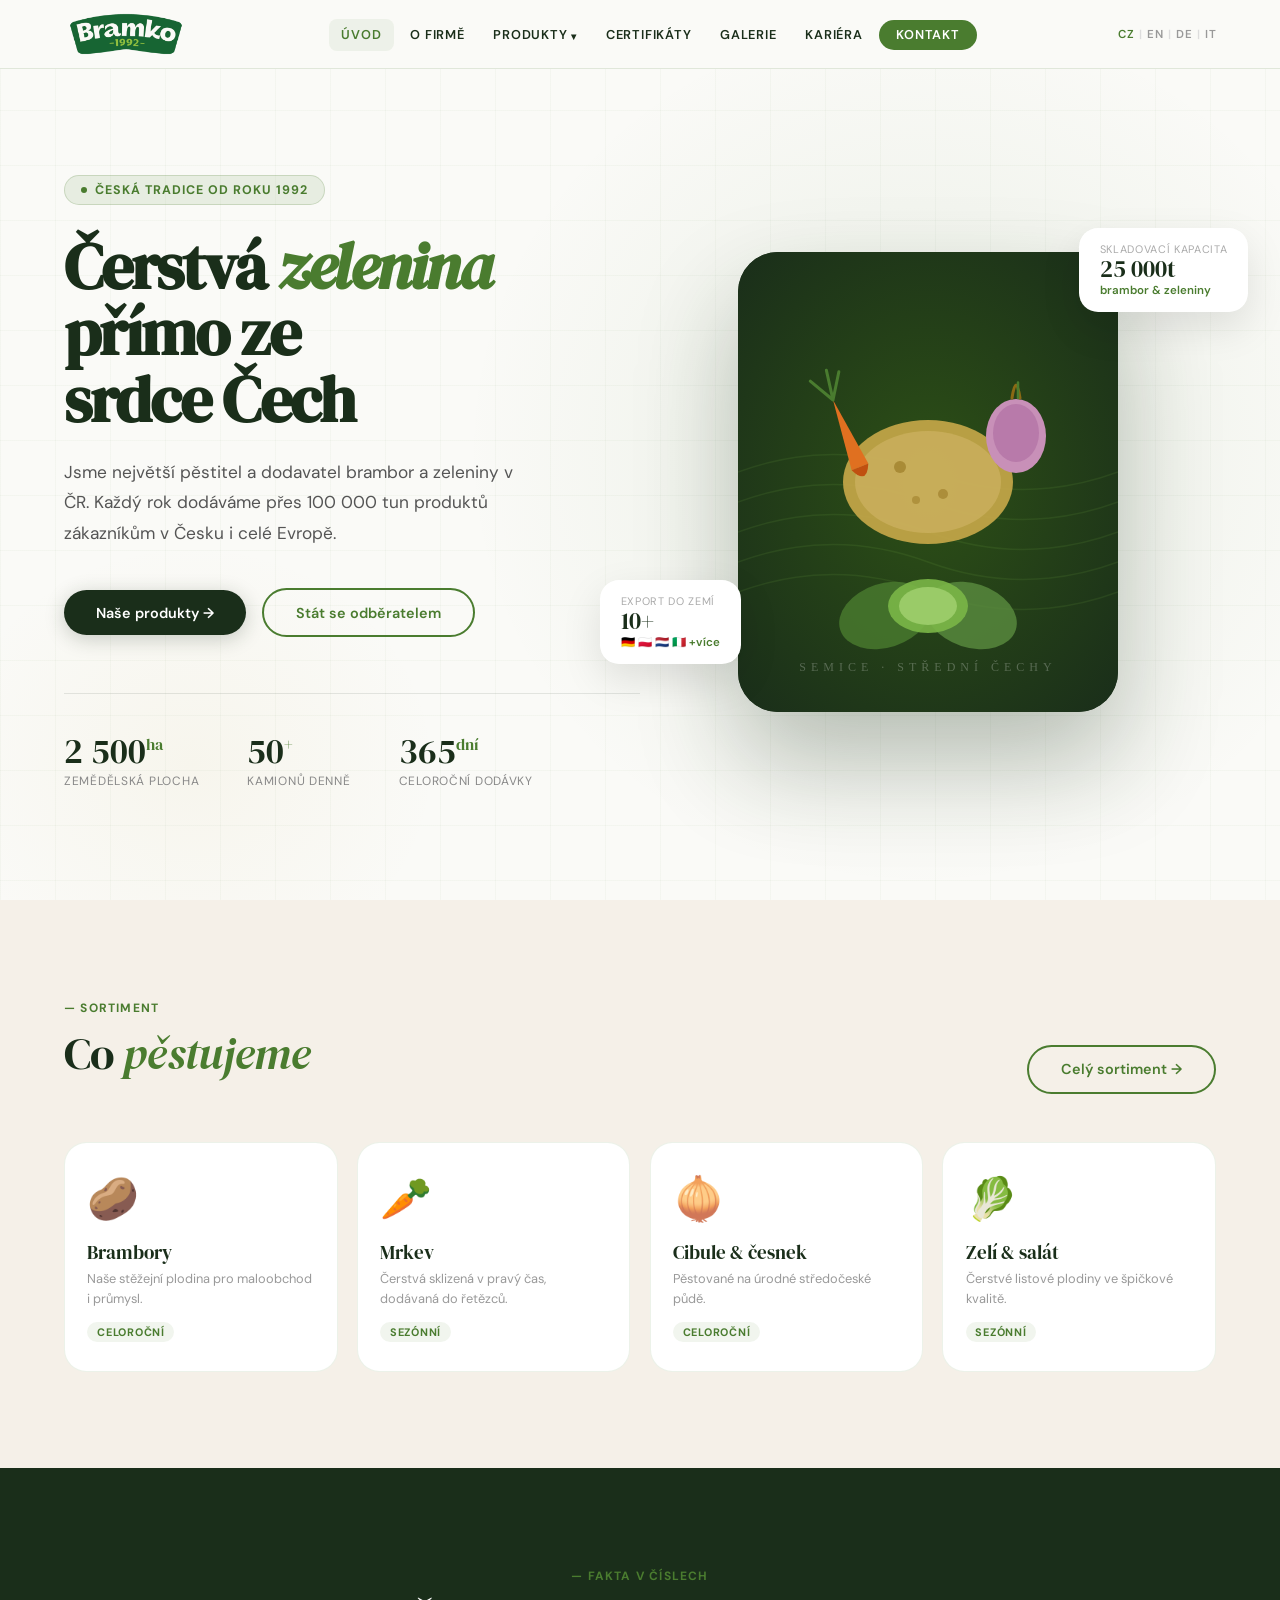
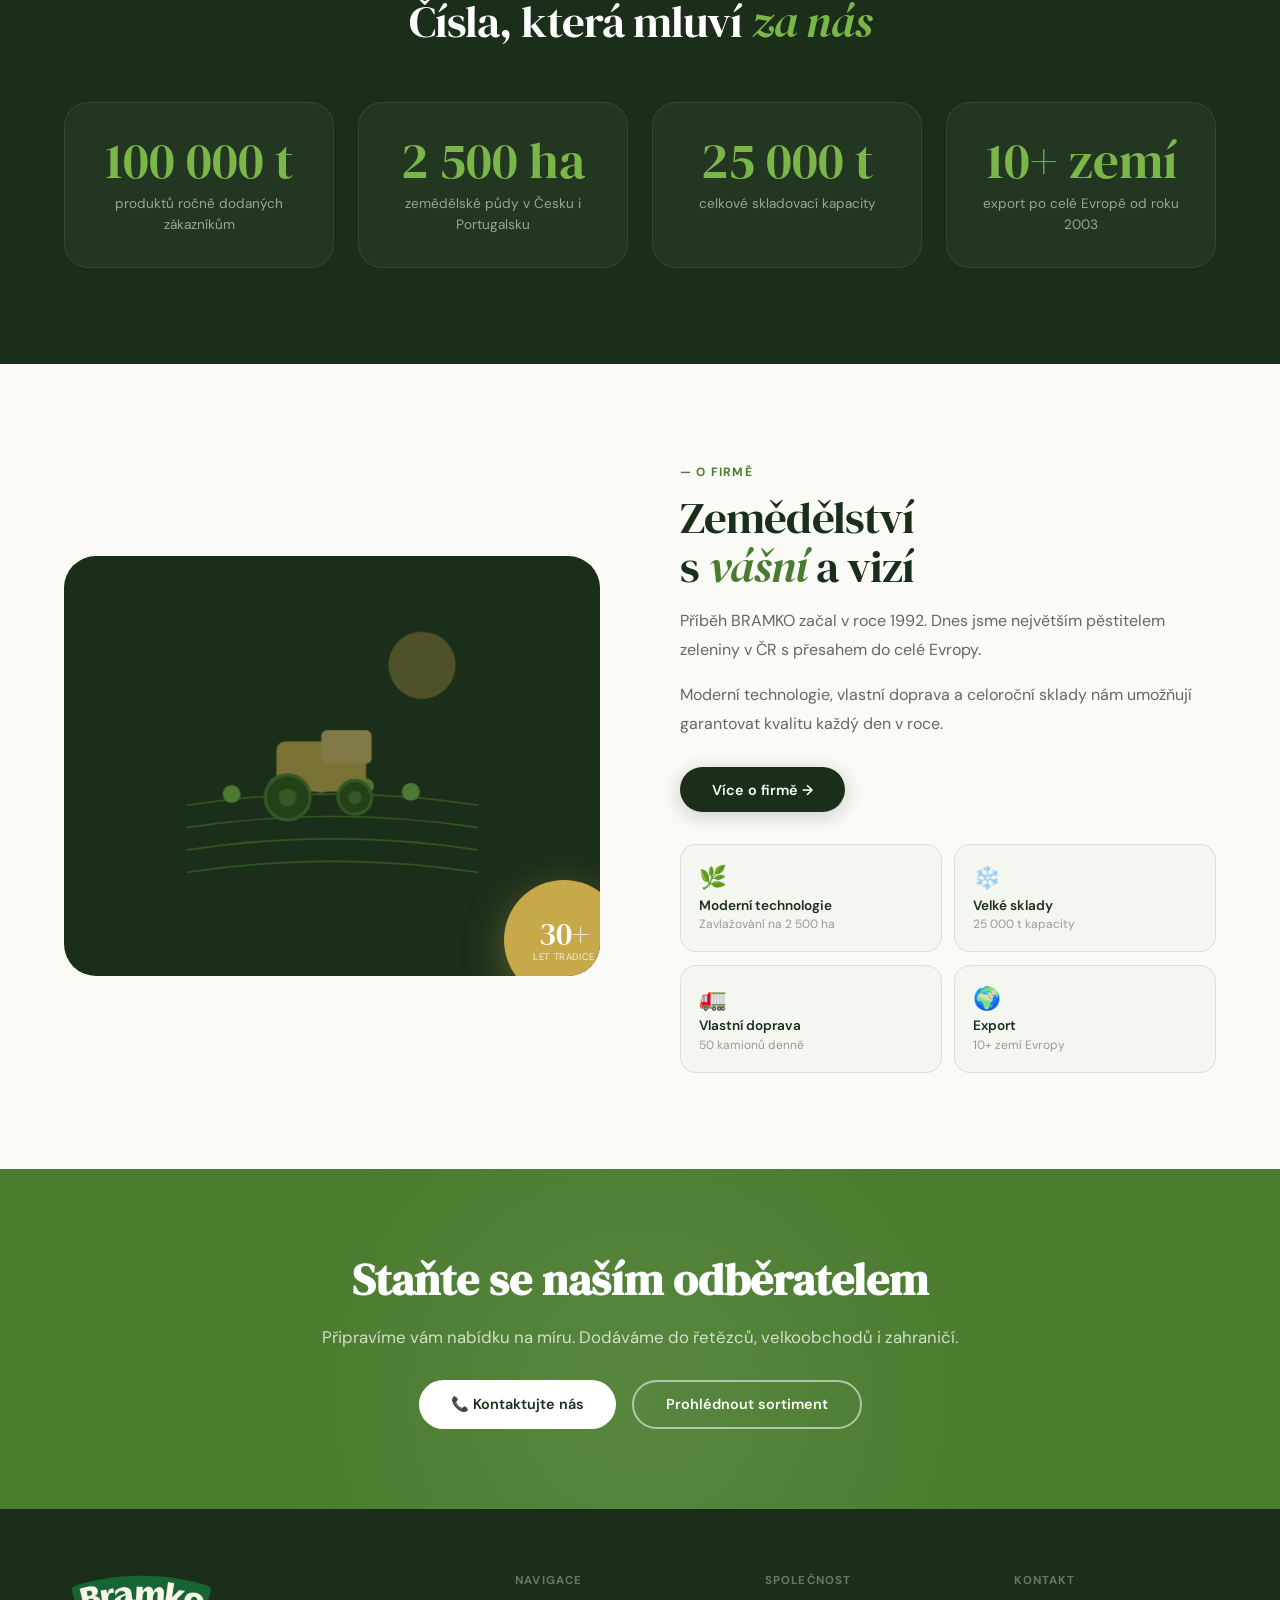
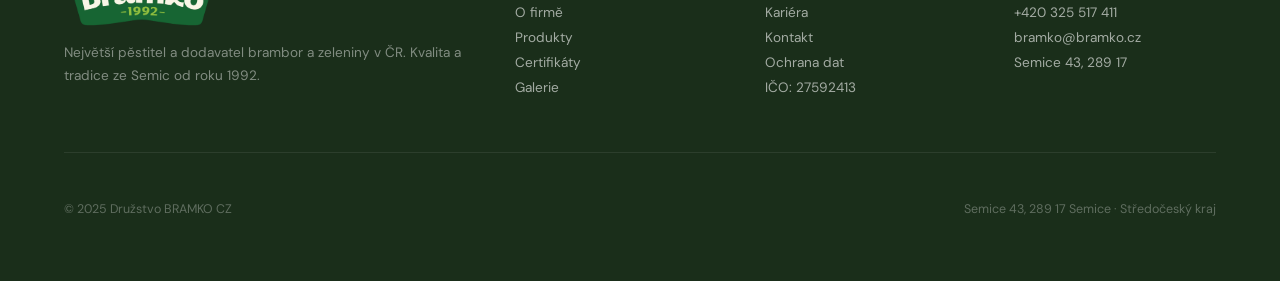
<file: index.html>
<!DOCTYPE html>
<html lang="cs">
<head>
<meta charset="UTF-8">
<meta name="viewport" content="width=device-width, initial-scale=1.0">
<title>BRAMKO CZ – Kvalita a tradice ze Semic</title>
<link rel="preconnect" href="https://fonts.googleapis.com">
<link href="https://fonts.googleapis.com/css2?family=DM+Serif+Display:ital@0;1&family=DM+Sans:opsz,wght@9..40,300;9..40,400;9..40,500;9..40,600&display=swap" rel="stylesheet">
<link rel="stylesheet" href="style.css">
<style>
/* ── HERO ── */
.hero {
  min-height: 100vh;
  display: grid; grid-template-columns: 1fr 1fr;
  align-items: center; padding: 8rem 4rem 4rem;
  position: relative; overflow: hidden;
  background: var(--white);
}
.hero-bg {
  position: absolute; inset: 0; z-index: 0;
  background:
    radial-gradient(ellipse 55% 75% at 72% 50%, rgba(74,124,47,.09) 0%, transparent 65%),
    radial-gradient(ellipse 35% 45% at 15% 85%, rgba(200,169,74,.06) 0%, transparent 55%);
}
.hero-bg::after {
  content: ''; position: absolute; inset: 0;
  background-image: linear-gradient(rgba(74,124,47,.035) 1px,transparent 1px),
    linear-gradient(90deg,rgba(74,124,47,.035) 1px,transparent 1px);
  background-size: 55px 55px;
}
.hero-content { position: relative; z-index: 1; }
.hero-tag {
  display: inline-flex; align-items: center; gap: .5rem;
  background: rgba(74,124,47,.1); border: 1px solid rgba(74,124,47,.2);
  color: var(--green-fresh); padding: .38rem 1rem; border-radius: 2rem;
  font-size: .78rem; font-weight: 700; letter-spacing: .08em; text-transform: uppercase;
  margin-bottom: 1.8rem; animation: fadeUp .8s .2s ease both;
}
.hero-tag .dot { width: 6px; height: 6px; border-radius: 50%; background: var(--green-fresh); animation: pulse 2s infinite; }
@keyframes pulse{0%,100%{opacity:1}50%{opacity:.3}}
.hero h1 {
  font-family: 'DM Serif Display', serif;
  font-size: clamp(3rem,5vw,5.5rem);
  line-height: 1.04; letter-spacing: -.03em;
  color: var(--green-deep); margin-bottom: 1.5rem;
  animation: fadeUp .8s .35s ease both;
}
.hero h1 em { font-style: italic; color: var(--green-fresh); }
.hero-lead {
  font-size: 1.08rem; color: #555; line-height: 1.75;
  max-width: 460px; margin-bottom: 2.5rem;
  animation: fadeUp .8s .5s ease both;
}
.hero-actions {
  display: flex; gap: 1rem; align-items: center;
  animation: fadeUp .8s .65s ease both;
}
.hero-stats {
  display: flex; gap: 3rem; margin-top: 3.5rem; padding-top: 2.5rem;
  border-top: 1px solid rgba(26,46,26,.1);
  animation: fadeUp .8s .8s ease both;
}
.stat-num {
  font-family: 'DM Serif Display', serif;
  font-size: 2.2rem; color: var(--green-deep); line-height: 1;
}
.stat-num sup { font-size: 1rem; color: var(--green-fresh); }
.stat-label { font-size: .75rem; color: #888; text-transform: uppercase; letter-spacing: .06em; margin-top: .25rem; }

/* Hero visual */
.hero-visual {
  position: relative; z-index: 1;
  display: flex; align-items: center; justify-content: center;
  animation: fadeIn 1.2s .4s ease both;
}
.hero-card {
  width: 380px; height: 460px; border-radius: 2.5rem;
  background: var(--green-deep);
  position: relative; overflow: hidden;
  box-shadow: 0 50px 100px rgba(26,46,26,.28);
}
.hero-card svg { width: 100%; height: 100%; }
.float-card {
  position: absolute; background: white; border-radius: 1.2rem;
  padding: .9rem 1.3rem; box-shadow: 0 15px 40px rgba(0,0,0,.1);
  animation: float 4s ease-in-out infinite;
}
@keyframes float{0%,100%{transform:translateY(0)}50%{transform:translateY(-10px)}}
.float-1 { top: -1.5rem; right: -2rem; }
.float-2 { bottom: 3rem; left: -2.5rem; animation-delay: 1.5s; }
.fl-label { font-size: .68rem; text-transform: uppercase; letter-spacing: .06em; color: #aaa; }
.fl-val { font-family:'DM Serif Display',serif; font-size: 1.5rem; color: var(--green-deep); line-height: 1.1; }
.fl-sub { font-size: .72rem; color: var(--green-fresh); font-weight: 600; }

@keyframes fadeUp{from{transform:translateY(28px);opacity:0}to{transform:none;opacity:1}}
@keyframes fadeIn{from{opacity:0}to{opacity:1}}

@media (max-width: 768px) {
  .hero { grid-template-columns: 1fr; padding: 5.5rem 1.2rem 3rem; min-height: auto; gap: 2.5rem; }
  .hero-visual { display: none; }
  .hero h1 { font-size: 2.4rem; }
  .hero-lead { font-size: .95rem; }
  .hero-actions { flex-direction: column; align-items: flex-start; }
  .hero-stats { gap: 1.5rem; flex-wrap: wrap; }
  .stat-num { font-size: 1.8rem; }
  .products-strip { padding: 3.5rem 1.2rem; }
  .strip-header { flex-direction: column; align-items: flex-start; }
  .products-grid { grid-template-columns: 1fr 1fr; gap: .8rem; }
  .numbers-section { padding: 3.5rem 1.2rem; }
  .numbers-grid { grid-template-columns: 1fr 1fr; gap: 1rem; }
  .num-big { font-size: 2rem; }
  .about-teaser { grid-template-columns: 1fr; padding: 3.5rem 1.2rem; gap: 2rem; }
  .about-img { display: none; }
  .pillars { grid-template-columns: 1fr 1fr; }
  .cta-band { padding: 3.5rem 1.2rem; }
  .cta-actions { flex-direction: column; align-items: center; }
}
@media (max-width: 480px) {
  .products-grid { grid-template-columns: 1fr; }
  .numbers-grid { grid-template-columns: 1fr; }
  .pillars { grid-template-columns: 1fr; }
  .hero-stats { flex-direction: column; gap: 1rem; }
}

/* ── PRODUCTS STRIP ── */
.products-strip { padding: 6rem 4rem; background: var(--cream); }
.strip-header { display:flex; justify-content:space-between; align-items:flex-end; margin-bottom:3rem; flex-wrap:wrap; gap:1rem; }
.products-grid { display: grid; grid-template-columns: repeat(4,1fr); gap: 1.2rem; }
.prod-card {
  background: white; border-radius: 1.4rem; padding: 1.8rem 1.4rem;
  border: 1px solid rgba(74,124,47,.1); transition: all .3s;
  cursor: pointer;
}
.prod-card:hover { transform: translateY(-6px); box-shadow: 0 20px 50px rgba(26,46,26,.1); border-color: var(--green-fresh); }
.prod-emoji { font-size: 2.6rem; margin-bottom: .8rem; display: block; }
.prod-name { font-family:'DM Serif Display',serif; font-size: 1.2rem; color: var(--green-deep); margin-bottom: .3rem; }
.prod-desc { font-size: .8rem; color: #999; line-height: 1.55; }
.prod-tag {
  display: inline-block; margin-top: .8rem;
  font-size: .68rem; font-weight: 700; letter-spacing: .07em; text-transform: uppercase;
  color: var(--green-fresh); background: rgba(74,124,47,.08); padding: .2rem .6rem; border-radius: 1rem;
}

/* ── NUMBERS ── */
.numbers-section { background: var(--green-deep); padding: 6rem 4rem; text-align:center; }
.numbers-grid { display:grid; grid-template-columns:repeat(4,1fr); gap:1.5rem; margin-top:3.5rem; }
.num-card {
  padding: 2rem 1.5rem; border-radius: 1.5rem;
  border: 1px solid rgba(255,255,255,.08); background: rgba(255,255,255,.04);
  transition: all .3s;
}
.num-card:hover { background: rgba(255,255,255,.08); border-color: rgba(122,182,72,.3); transform: translateY(-4px); }
.num-big { font-family:'DM Serif Display',serif; font-size: 3.2rem; color: var(--green-light); line-height:1; margin-bottom:.4rem; }
.num-desc { color: rgba(255,255,255,.55); font-size: .85rem; line-height: 1.55; }

/* ── ABOUT TEASER ── */
.about-teaser { padding:6rem 4rem; display:grid; grid-template-columns:1fr 1fr; gap:5rem; align-items:center; }
.about-img {
  background: var(--green-deep); border-radius: 2rem; height: 420px;
  position:relative; overflow:hidden; display:flex; align-items:center; justify-content:center;
}
.about-img svg { width:80%; height:80%; opacity:.8; }
.about-badge {
  position:absolute; bottom:-1.5rem; right:-1.5rem;
  width:120px; height:120px; background:var(--gold); border-radius:50%;
  display:flex; flex-direction:column; align-items:center; justify-content:center;
  box-shadow: 0 10px 40px rgba(200,169,74,.4);
  animation: spin 22s linear infinite;
}
@keyframes spin{to{transform:rotate(360deg)}}
.badge-inner { animation: spin 22s linear reverse infinite; text-align:center; }
.badge-n { font-family:'DM Serif Display',serif; font-size:2rem; color:white; line-height:1; }
.badge-t { font-size:.6rem; text-transform:uppercase; letter-spacing:.06em; color:rgba(255,255,255,.8); }
.about-text p { color:#666; line-height:1.8; margin-bottom:1.2rem; }
.pillars { display:grid; grid-template-columns:1fr 1fr; gap:.8rem; margin-top:1.8rem; }
.pillar { padding:1.1rem; border-radius:1rem; border:1px solid rgba(74,124,47,.15); background:rgba(74,124,47,.03); transition:all .2s; }
.pillar:hover { background:rgba(74,124,47,.08); border-color:var(--green-fresh); }
.pillar-icon { font-size:1.4rem; margin-bottom:.3rem; }
.pillar-title { font-weight:600; color:var(--green-deep); font-size:.85rem; margin-bottom:.15rem; }
.pillar-desc { font-size:.75rem; color:#999; line-height:1.45; }

/* ── CTA BAND ── */
.cta-band {
  background: var(--green-fresh); padding:5rem 4rem; text-align:center;
  position:relative; overflow:hidden;
}
.cta-band::before {
  content:''; position:absolute; top:-50%; left:50%; transform:translateX(-50%);
  width:800px; height:800px;
  background:radial-gradient(circle,rgba(255,255,255,.08),transparent 65%);
}
.cta-band h2 { font-family:'DM Serif Display',serif; font-size:clamp(2rem,3.5vw,3rem); color:white; margin-bottom:1rem; position:relative; }
.cta-band p { color:rgba(255,255,255,.75); font-size:1.05rem; margin-bottom:2rem; position:relative; }
.cta-actions { display:flex; gap:1rem; justify-content:center; position:relative; flex-wrap:wrap; }
.btn-outline-w { border:2px solid rgba(255,255,255,.55); color:white; padding:.85rem 2rem; border-radius:3rem; text-decoration:none; font-weight:600; font-size:.9rem; transition:all .25s; }
.btn-outline-w:hover { background:rgba(255,255,255,.15); border-color:white; }
</style>
</head>
<body>

<main>

<!-- HERO -->
<section class="hero">
  <div class="hero-bg"></div>
  <div class="hero-content">
    <div class="hero-tag"><div class="dot"></div> Česká tradice od roku 1992</div>
    <h1>Čerstvá <em>zelenina</em><br>přímo ze<br>srdce Čech</h1>
    <p class="hero-lead">Jsme největší pěstitel a dodavatel brambor a zeleniny v ČR. Každý rok dodáváme přes 100 000 tun produktů zákazníkům v Česku i celé Evropě.</p>
    <div class="hero-actions">
      <a href="produkty.html" class="btn btn-dark">Naše produkty →</a>
      <a href="kontakt.html" class="btn btn-outline">Stát se odběratelem</a>
    </div>
    <div class="hero-stats">
      <div><div class="stat-num">2 500<sup>ha</sup></div><div class="stat-label">Zemědělská plocha</div></div>
      <div><div class="stat-num">50<sup>+</sup></div><div class="stat-label">Kamionů denně</div></div>
      <div><div class="stat-num">365<sup>dní</sup></div><div class="stat-label">Celoroční dodávky</div></div>
    </div>
  </div>
  <div class="hero-visual">
    <div class="hero-card">
      <svg viewBox="0 0 380 460" xmlns="http://www.w3.org/2000/svg">
        <defs>
          <radialGradient id="hg" cx="50%" cy="50%" r="70%">
            <stop offset="0%" stop-color="#2d5016"/>
            <stop offset="100%" stop-color="#1a2e1a"/>
          </radialGradient>
        </defs>
        <rect width="380" height="460" fill="url(#hg)"/>
        <g opacity=".12">
          <path d="M0 220 Q95 185 190 220 Q285 255 380 220" stroke="#7ab648" stroke-width="1.5" fill="none"/>
          <path d="M0 250 Q95 215 190 250 Q285 285 380 250" stroke="#7ab648" stroke-width="1.5" fill="none"/>
          <path d="M0 280 Q95 245 190 280 Q285 315 380 280" stroke="#7ab648" stroke-width="1.5" fill="none"/>
          <path d="M0 310 Q95 275 190 310 Q285 345 380 310" stroke="#7ab648" stroke-width="1.5" fill="none"/>
          <path d="M0 340 Q95 305 190 340 Q285 375 380 340" stroke="#7ab648" stroke-width="1.5" fill="none"/>
        </g>
        <!-- potato -->
        <ellipse cx="190" cy="230" rx="85" ry="62" fill="#c8a94a" opacity=".9"/>
        <ellipse cx="190" cy="230" rx="73" ry="51" fill="#d4b86a" opacity=".55"/>
        <circle cx="162" cy="215" r="6" fill="#8b6914" opacity=".5"/>
        <circle cx="205" cy="242" r="5" fill="#8b6914" opacity=".45"/>
        <circle cx="178" cy="248" r="4" fill="#8b6914" opacity=".4"/>
        <!-- carrot -->
        <g transform="translate(95,148) rotate(-22)">
          <path d="M0,0 L9,72 L-9,72 Z" fill="#e07020"/>
          <path d="M-9,72 Q0,92 9,72" fill="#c05010"/>
          <path d="M0,0 L-14,-26 M0,0 L5,-30 M0,0 L16,-24" stroke="#4a7c2f" stroke-width="3" stroke-linecap="round" fill="none"/>
        </g>
        <!-- onion -->
        <g transform="translate(278,168)">
          <ellipse cx="0" cy="16" rx="30" ry="37" fill="#c890b8"/>
          <ellipse cx="0" cy="13" rx="23" ry="29" fill="#b87aaa"/>
          <path d="M-4,-22 Q0,-48 4,-22" stroke="#8b6914" stroke-width="3" fill="none" stroke-linecap="round"/>
          <path d="M2,-22 Q2,-52 2,-24" stroke="#4a7c2f" stroke-width="2.5" fill="none" stroke-linecap="round"/>
        </g>
        <!-- cabbage -->
        <g transform="translate(190,360)">
          <ellipse cx="-42" cy="-10" rx="47" ry="32" fill="#4a7c2f" opacity=".8" transform="rotate(-18)"/>
          <ellipse cx="42" cy="-10" rx="47" ry="32" fill="#5a8c3f" opacity=".8" transform="rotate(18)"/>
          <ellipse cx="0" cy="-6" rx="40" ry="27" fill="#7ab648" opacity=".9"/>
          <ellipse cx="0" cy="-6" rx="29" ry="19" fill="#9acb68"/>
        </g>
        <text x="50%" y="91%" text-anchor="middle" font-family="Georgia,serif" font-size="12" fill="rgba(255,255,255,.25)" letter-spacing="5">SEMICE · STŘEDNÍ ČECHY</text>
      </svg>
    </div>
    <div class="float-card float-1">
      <div class="fl-label">Skladovací kapacita</div>
      <div class="fl-val">25 000t</div>
      <div class="fl-sub">brambor & zeleniny</div>
    </div>
    <div class="float-card float-2">
      <div class="fl-label">Export do zemí</div>
      <div class="fl-val">10+</div>
      <div class="fl-sub">🇩🇪 🇵🇱 🇳🇱 🇮🇹 +více</div>
    </div>
  </div>
</section>

<!-- PRODUCTS STRIP -->
<section class="products-strip">
  <div class="strip-header reveal">
    <div>
      <div class="section-tag">— Sortiment</div>
      <div class="section-title">Co <em>pěstujeme</em></div>
    </div>
    <a href="produkty.html" class="btn btn-outline">Celý sortiment →</a>
  </div>
  <div class="products-grid">
    <div class="prod-card reveal"><span class="prod-emoji">🥔</span><div class="prod-name">Brambory</div><div class="prod-desc">Naše stěžejní plodina pro maloobchod i průmysl.</div><span class="prod-tag">Celoroční</span></div>
    <div class="prod-card reveal" style="transition-delay:.1s"><span class="prod-emoji">🥕</span><div class="prod-name">Mrkev</div><div class="prod-desc">Čerstvá sklizená v pravý čas, dodávaná do řetězců.</div><span class="prod-tag">Sezónní</span></div>
    <div class="prod-card reveal" style="transition-delay:.2s"><span class="prod-emoji">🧅</span><div class="prod-name">Cibule & česnek</div><div class="prod-desc">Pěstované na úrodné středočeské půdě.</div><span class="prod-tag">Celoroční</span></div>
    <div class="prod-card reveal" style="transition-delay:.3s"><span class="prod-emoji">🥬</span><div class="prod-name">Zelí & salát</div><div class="prod-desc">Čerstvé listové plodiny ve špičkové kvalitě.</div><span class="prod-tag">Sezónní</span></div>
  </div>
</section>

<!-- NUMBERS -->
<section class="numbers-section">
  <div class="section-tag">— Fakta v číslech</div>
  <div class="section-title" style="color:white">Čísla, která mluví <em style="color:var(--green-light)">za nás</em></div>
  <div class="numbers-grid">
    <div class="num-card reveal"><div class="num-big">100 000 t</div><div class="num-desc">produktů ročně dodaných zákazníkům</div></div>
    <div class="num-card reveal" style="transition-delay:.1s"><div class="num-big">2 500 ha</div><div class="num-desc">zemědělské půdy v Česku i Portugalsku</div></div>
    <div class="num-card reveal" style="transition-delay:.2s"><div class="num-big">25 000 t</div><div class="num-desc">celkové skladovací kapacity</div></div>
    <div class="num-card reveal" style="transition-delay:.3s"><div class="num-big">10+ zemí</div><div class="num-desc">export po celé Evropě od roku 2003</div></div>
  </div>
</section>

<!-- ABOUT TEASER -->
<section class="about-teaser">
  <div class="about-img reveal">
    <svg viewBox="0 0 300 300" xmlns="http://www.w3.org/2000/svg">
      <g opacity=".7">
        <g stroke="#4a7c2f" stroke-width="1.5" fill="none">
          <path d="M20,185 Q150,165 280,185"/>
          <path d="M20,205 Q150,185 280,205"/>
          <path d="M20,225 Q150,205 280,225"/>
          <path d="M20,245 Q150,225 280,245"/>
        </g>
        <g fill="#7ab648">
          <circle cx="60" cy="175" r="8"/><circle cx="100" cy="167" r="7"/><circle cx="140" cy="165" r="9"/><circle cx="180" cy="168" r="7"/><circle cx="220" cy="173" r="8"/>
        </g>
        <g transform="translate(80,108)">
          <rect x="20" y="20" width="80" height="45" rx="8" fill="#c8a94a"/>
          <rect x="60" y="10" width="45" height="30" rx="5" fill="#d4b86a"/>
          <circle cx="30" cy="70" r="20" fill="#2d5016" stroke="#4a7c2f" stroke-width="3"/>
          <circle cx="90" cy="70" r="15" fill="#2d5016" stroke="#4a7c2f" stroke-width="3"/>
          <circle cx="30" cy="70" r="8" fill="#4a7c2f"/>
          <circle cx="90" cy="70" r="6" fill="#4a7c2f"/>
        </g>
        <circle cx="230" cy="60" r="30" fill="#c8a94a" opacity=".55"/>
      </g>
    </svg>
    <div class="about-badge">
      <div class="badge-inner">
        <div class="badge-n">30+</div>
        <div class="badge-t">let tradice</div>
      </div>
    </div>
  </div>
  <div class="reveal">
    <div class="section-tag">— O firmě</div>
    <div class="section-title">Zemědělství<br>s <em>vášní</em> a vizí</div>
    <p style="color:#666;line-height:1.8;margin-bottom:1rem">Příběh BRAMKO začal v roce 1992. Dnes jsme největším pěstitelem zeleniny v ČR s přesahem do celé Evropy.</p>
    <p style="color:#666;line-height:1.8;margin-bottom:1.8rem">Moderní technologie, vlastní doprava a celoroční sklady nám umožňují garantovat kvalitu každý den v roce.</p>
    <a href="o-firme.html" class="btn btn-dark">Více o firmě →</a>
    <div class="pillars" style="margin-top:2rem">
      <div class="pillar"><div class="pillar-icon">🌿</div><div class="pillar-title">Moderní technologie</div><div class="pillar-desc">Zavlažování na 2 500 ha</div></div>
      <div class="pillar"><div class="pillar-icon">❄️</div><div class="pillar-title">Velké sklady</div><div class="pillar-desc">25 000 t kapacity</div></div>
      <div class="pillar"><div class="pillar-icon">🚛</div><div class="pillar-title">Vlastní doprava</div><div class="pillar-desc">50 kamionů denně</div></div>
      <div class="pillar"><div class="pillar-icon">🌍</div><div class="pillar-title">Export</div><div class="pillar-desc">10+ zemí Evropy</div></div>
    </div>
  </div>
</section>

<!-- CTA -->
<section class="cta-band">
  <h2>Staňte se naším odběratelem</h2>
  <p>Připravíme vám nabídku na míru. Dodáváme do řetězců, velkoobchodů i zahraničí.</p>
  <div class="cta-actions">
    <a href="kontakt.html" class="btn btn-white">📞 Kontaktujte nás</a>
    <a href="produkty.html" class="btn-outline-w">Prohlédnout sortiment</a>
  </div>
</section>

</main>

<script src="shared.js"></script>
<script>initPage('home');</script>
</body>
</html>
</file>
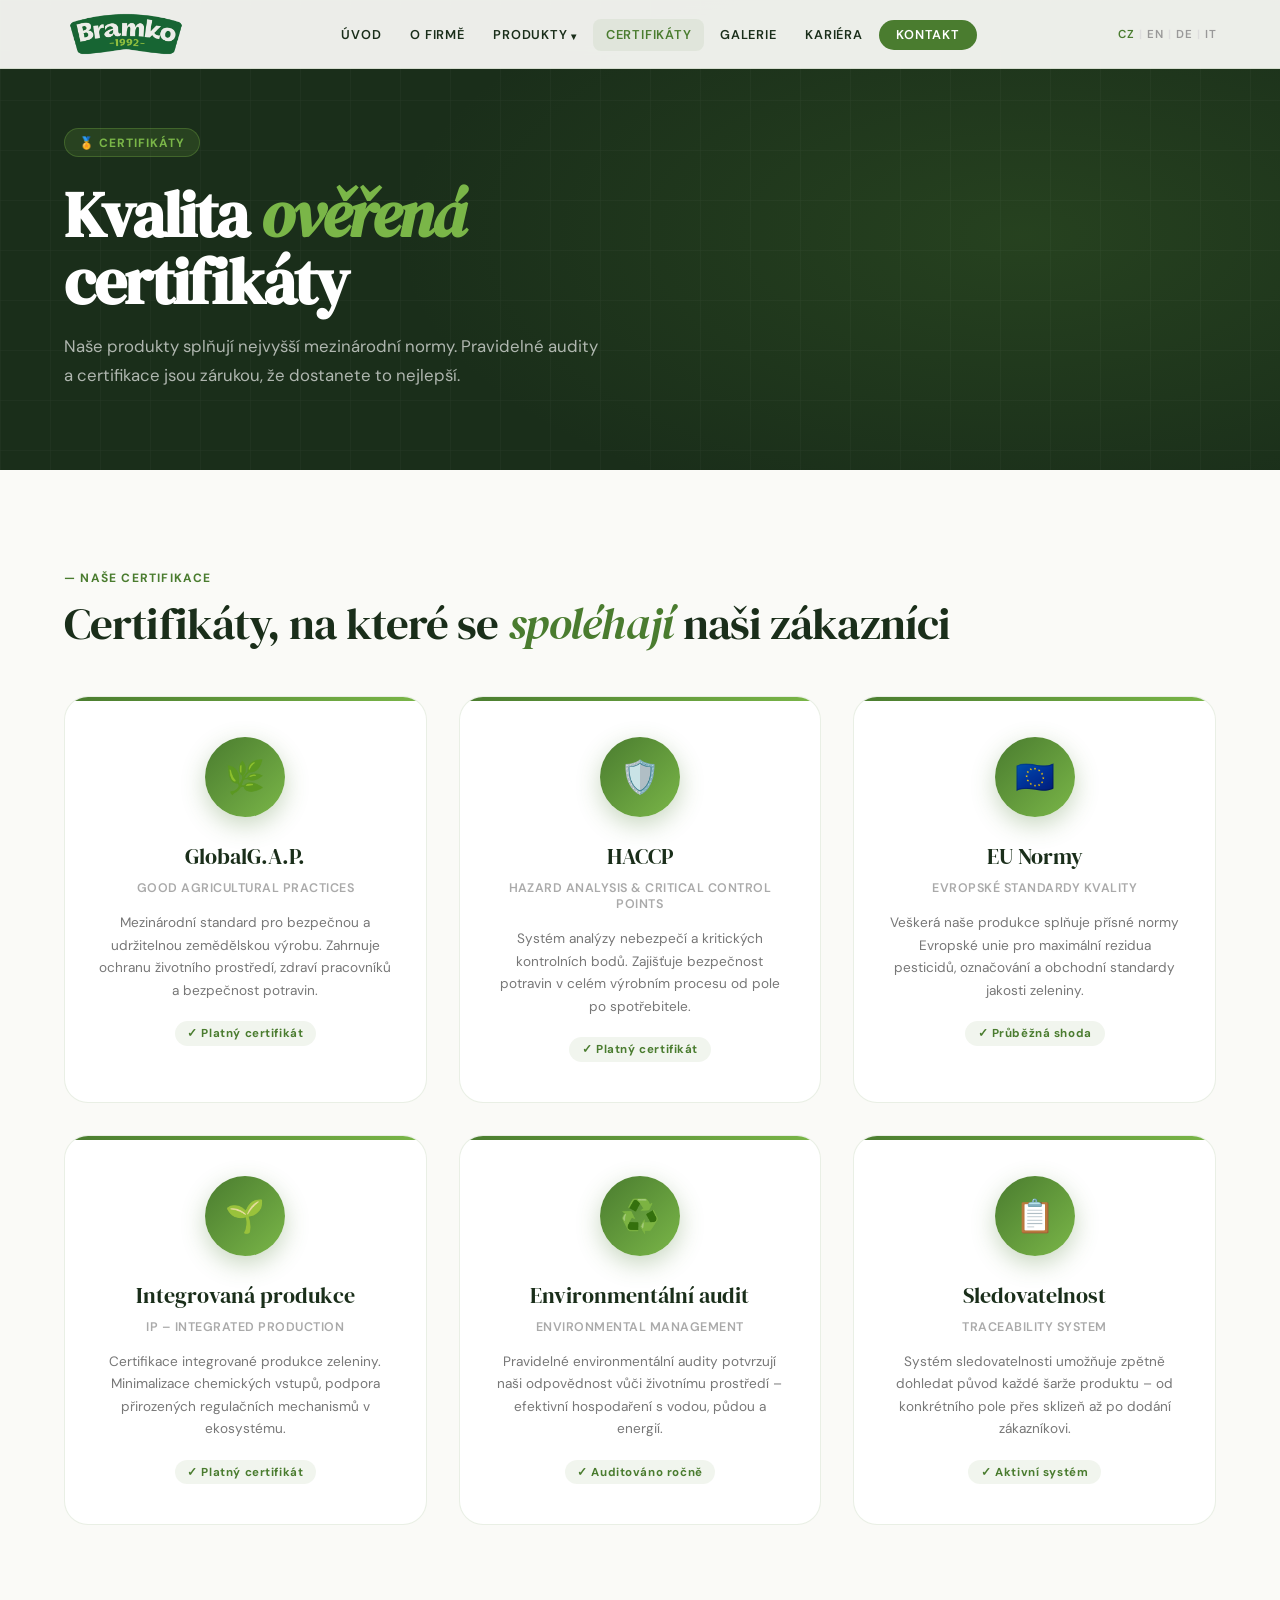
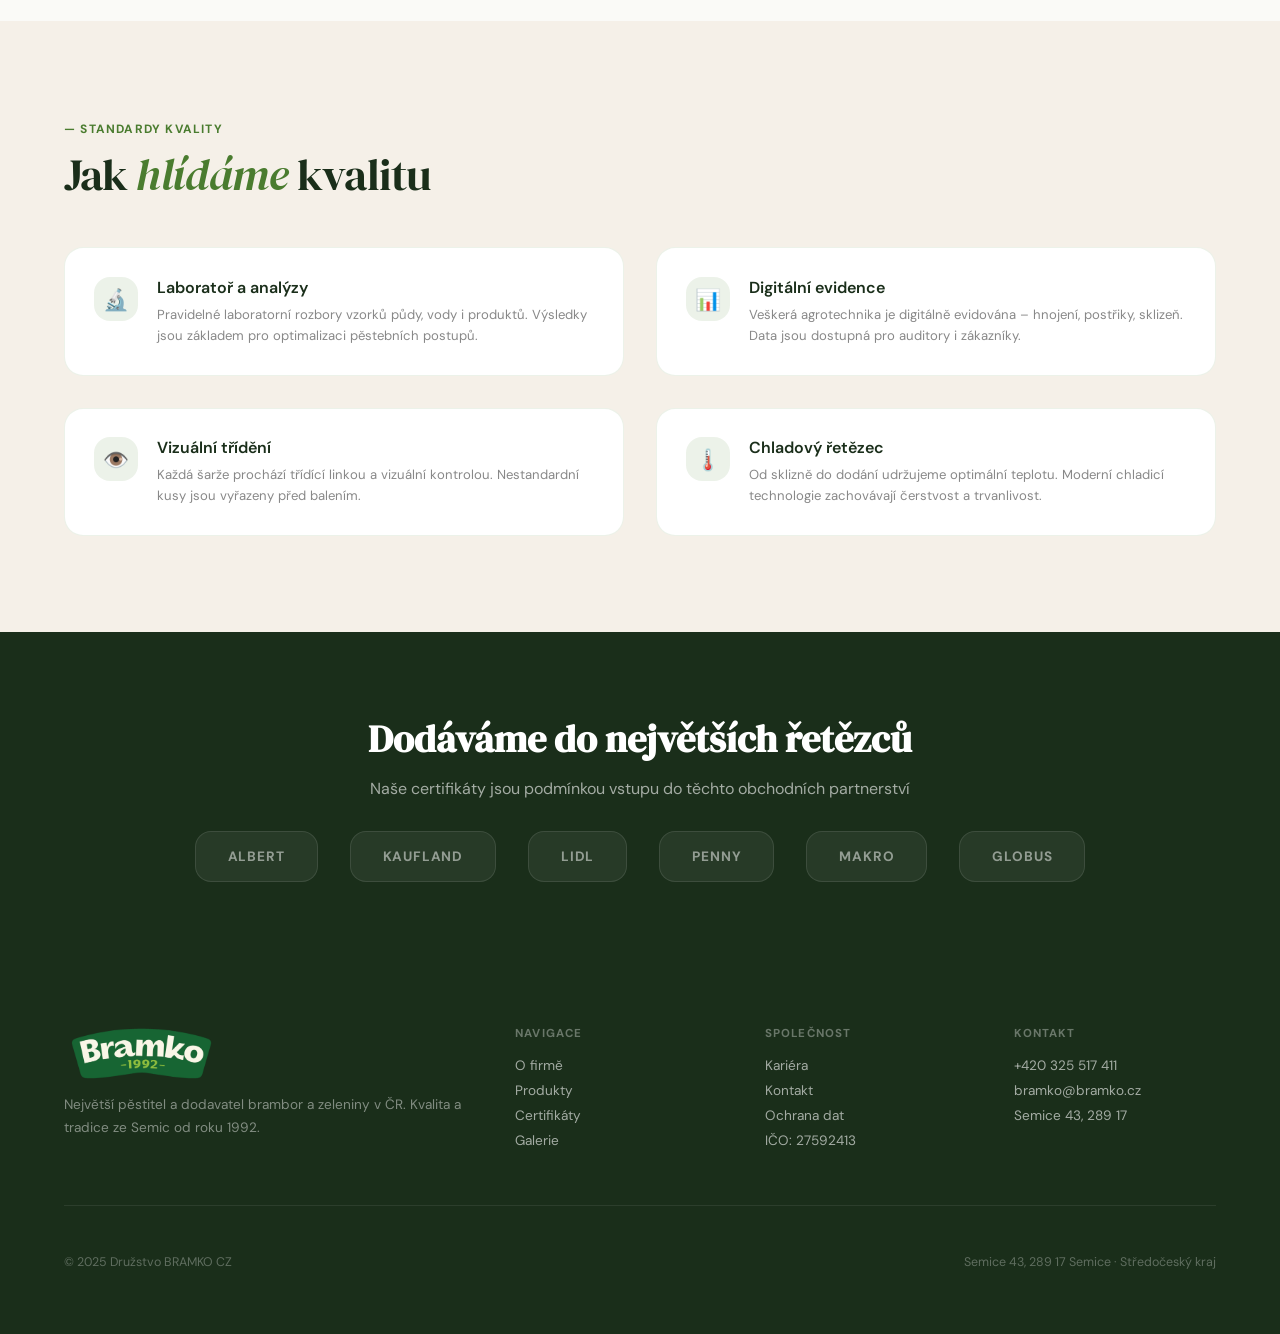
<file: certifikaty.html>
<!DOCTYPE html>
<html lang="cs">
<head>
<meta charset="UTF-8">
<meta name="viewport" content="width=device-width, initial-scale=1.0">
<title>Certifikáty – BRAMKO CZ</title>
<link rel="preconnect" href="https://fonts.googleapis.com">
<link href="https://fonts.googleapis.com/css2?family=DM+Serif+Display:ital@0;1&family=DM+Sans:opsz,wght@9..40,300;9..40,400;9..40,500;9..40,600&display=swap" rel="stylesheet">
<link rel="stylesheet" href="style.css">
<style>
.certs { padding: 6rem 4rem; }
.cert-grid { display: grid; grid-template-columns: repeat(3, 1fr); gap: 2rem; margin-top: 3rem; }
.cert-card {
  background: white; border-radius: 1.5rem; padding: 2.5rem 2rem;
  border: 1px solid rgba(74,124,47,.12); text-align: center; transition: all .3s;
  position: relative; overflow: hidden;
}
.cert-card::before {
  content: ''; position: absolute; top: 0; left: 0; right: 0; height: 4px;
  background: linear-gradient(90deg, var(--green-fresh), var(--green-light));
}
.cert-card:hover { transform: translateY(-6px); box-shadow: 0 20px 60px rgba(26,46,26,.12); }
.cert-seal {
  width: 80px; height: 80px; border-radius: 50%;
  background: linear-gradient(135deg, var(--green-fresh), var(--green-light));
  display: flex; align-items: center; justify-content: center;
  margin: 0 auto 1.5rem; font-size: 2rem;
  box-shadow: 0 8px 25px rgba(74,124,47,.3);
}
.cert-name { font-family:'DM Serif Display',serif; font-size:1.4rem; color:var(--green-deep); margin-bottom:.5rem; }
.cert-full { font-size:.78rem; color:#aaa; margin-bottom:1rem; font-weight:600; letter-spacing:.04em; text-transform:uppercase; }
.cert-desc { font-size:.85rem; color:#777; line-height:1.65; }
.cert-valid {
  display: inline-flex; align-items: center; gap: .4rem;
  margin-top: 1.2rem; font-size: .72rem; font-weight: 700;
  color: var(--green-fresh); background: rgba(74,124,47,.08);
  padding: .3rem .8rem; border-radius: 1rem; letter-spacing: .05em;
}

.standards { padding: 6rem 4rem; background: var(--cream); }
.std-grid { display: grid; grid-template-columns: repeat(2,1fr); gap: 2rem; margin-top: 3rem; }
.std-item { background: white; border-radius: 1.2rem; padding: 1.8rem; border: 1px solid rgba(74,124,47,.1); display: flex; gap: 1.2rem; align-items: flex-start; }
.std-icon { width: 44px; height: 44px; border-radius: 1rem; background: rgba(74,124,47,.1); display: flex; align-items: center; justify-content: center; font-size: 1.3rem; flex-shrink: 0; }
.std-item h4 { font-weight: 600; color: var(--green-deep); margin-bottom: .35rem; }
.std-item p { font-size: .82rem; color: #888; line-height: 1.6; }

.trust-band { background: var(--green-deep); padding: 5rem 4rem; text-align: center; }
.trust-band h2 { font-family:'DM Serif Display',serif; font-size:clamp(1.8rem,3vw,2.6rem); color:white; margin-bottom:.8rem; }
.trust-band p { color:rgba(255,255,255,.6); margin-bottom:2rem; }
.trust-logos { display:flex; justify-content:center; gap:2rem; flex-wrap:wrap; }
.trust-logo { background:rgba(255,255,255,.06); border:1px solid rgba(255,255,255,.1); border-radius:1rem; padding:1rem 2rem; color:rgba(255,255,255,.5); font-size:.85rem; font-weight:700; letter-spacing:.06em; text-transform:uppercase; }
</style>
</head>
<body>
<main>

<div class="page-hero">
  <div class="page-hero-grid"></div>
  <div class="page-hero-inner">
    <div class="page-hero-tag">🏅 Certifikáty</div>
    <h1>Kvalita <em>ověřená</em><br>certifikáty</h1>
    <p>Naše produkty splňují nejvyšší mezinárodní normy. Pravidelné audity a certifikace jsou zárukou, že dostanete to nejlepší.</p>
  </div>
</div>

<section class="certs">
  <div class="section-tag">— Naše certifikace</div>
  <div class="section-title">Certifikáty, na které se <em>spoléhají</em> naši zákazníci</div>
  <div class="cert-grid">
    <div class="cert-card reveal">
      <div class="cert-seal">🌿</div>
      <div class="cert-name">GlobalG.A.P.</div>
      <div class="cert-full">Good Agricultural Practices</div>
      <p class="cert-desc">Mezinárodní standard pro bezpečnou a udržitelnou zemědělskou výrobu. Zahrnuje ochranu životního prostředí, zdraví pracovníků a bezpečnost potravin.</p>
      <span class="cert-valid">✓ Platný certifikát</span>
    </div>
    <div class="cert-card reveal" style="transition-delay:.1s">
      <div class="cert-seal">🛡️</div>
      <div class="cert-name">HACCP</div>
      <div class="cert-full">Hazard Analysis & Critical Control Points</div>
      <p class="cert-desc">Systém analýzy nebezpečí a kritických kontrolních bodů. Zajišťuje bezpečnost potravin v celém výrobním procesu od pole po spotřebitele.</p>
      <span class="cert-valid">✓ Platný certifikát</span>
    </div>
    <div class="cert-card reveal" style="transition-delay:.2s">
      <div class="cert-seal">🇪🇺</div>
      <div class="cert-name">EU Normy</div>
      <div class="cert-full">Evropské standardy kvality</div>
      <p class="cert-desc">Veškerá naše produkce splňuje přísné normy Evropské unie pro maximální rezidua pesticidů, označování a obchodní standardy jakosti zeleniny.</p>
      <span class="cert-valid">✓ Průběžná shoda</span>
    </div>
    <div class="cert-card reveal" style="transition-delay:.3s">
      <div class="cert-seal">🌱</div>
      <div class="cert-name">Integrovaná produkce</div>
      <div class="cert-full">IP – Integrated Production</div>
      <p class="cert-desc">Certifikace integrované produkce zeleniny. Minimalizace chemických vstupů, podpora přirozených regulačních mechanismů v ekosystému.</p>
      <span class="cert-valid">✓ Platný certifikát</span>
    </div>
    <div class="cert-card reveal" style="transition-delay:.4s">
      <div class="cert-seal">♻️</div>
      <div class="cert-name">Environmentální audit</div>
      <div class="cert-full">Environmental Management</div>
      <p class="cert-desc">Pravidelné environmentální audity potvrzují naši odpovědnost vůči životnímu prostředí – efektivní hospodaření s vodou, půdou a energií.</p>
      <span class="cert-valid">✓ Auditováno ročně</span>
    </div>
    <div class="cert-card reveal" style="transition-delay:.5s">
      <div class="cert-seal">📋</div>
      <div class="cert-name">Sledovatelnost</div>
      <div class="cert-full">Traceability System</div>
      <p class="cert-desc">Systém sledovatelnosti umožňuje zpětně dohledat původ každé šarže produktu – od konkrétního pole přes sklizeň až po dodání zákazníkovi.</p>
      <span class="cert-valid">✓ Aktivní systém</span>
    </div>
  </div>
</section>

<section class="standards">
  <div class="section-tag">— Standardy kvality</div>
  <div class="section-title">Jak <em>hlídáme</em> kvalitu</div>
  <div class="std-grid">
    <div class="std-item reveal">
      <div class="std-icon">🔬</div>
      <div><h4>Laboratoř a analýzy</h4><p>Pravidelné laboratorní rozbory vzorků půdy, vody i produktů. Výsledky jsou základem pro optimalizaci pěstebních postupů.</p></div>
    </div>
    <div class="std-item reveal" style="transition-delay:.1s">
      <div class="std-icon">📊</div>
      <div><h4>Digitální evidence</h4><p>Veškerá agrotechnika je digitálně evidována – hnojení, postřiky, sklizeň. Data jsou dostupná pro auditory i zákazníky.</p></div>
    </div>
    <div class="std-item reveal" style="transition-delay:.2s">
      <div class="std-icon">👁️</div>
      <div><h4>Vizuální třídění</h4><p>Každá šarže prochází třídící linkou a vizuální kontrolou. Nestandardní kusy jsou vyřazeny před balením.</p></div>
    </div>
    <div class="std-item reveal" style="transition-delay:.3s">
      <div class="std-icon">🌡️</div>
      <div><h4>Chladový řetězec</h4><p>Od sklizně do dodání udržujeme optimální teplotu. Moderní chladicí technologie zachovávají čerstvost a trvanlivost.</p></div>
    </div>
  </div>
</section>

<div class="trust-band">
  <h2>Dodáváme do největších řetězců</h2>
  <p>Naše certifikáty jsou podmínkou vstupu do těchto obchodních partnerství</p>
  <div class="trust-logos">
    <div class="trust-logo">Albert</div>
    <div class="trust-logo">Kaufland</div>
    <div class="trust-logo">Lidl</div>
    <div class="trust-logo">Penny</div>
    <div class="trust-logo">Makro</div>
    <div class="trust-logo">Globus</div>
  </div>
</div>

</main>
<script src="shared.js"></script>
<script>initPage('certifikaty');</script>
</body>
</html>
<style>
@media (max-width: 768px) {
  .certs { padding: 3rem 1.2rem; }
  .cert-grid { grid-template-columns: 1fr; gap: 1rem; }
  .standards { padding: 3rem 1.2rem; }
  .std-grid { grid-template-columns: 1fr; }
  .trust-band { padding: 3rem 1.2rem; }
  .trust-logos { gap: .8rem; }
}
</style>
</file>
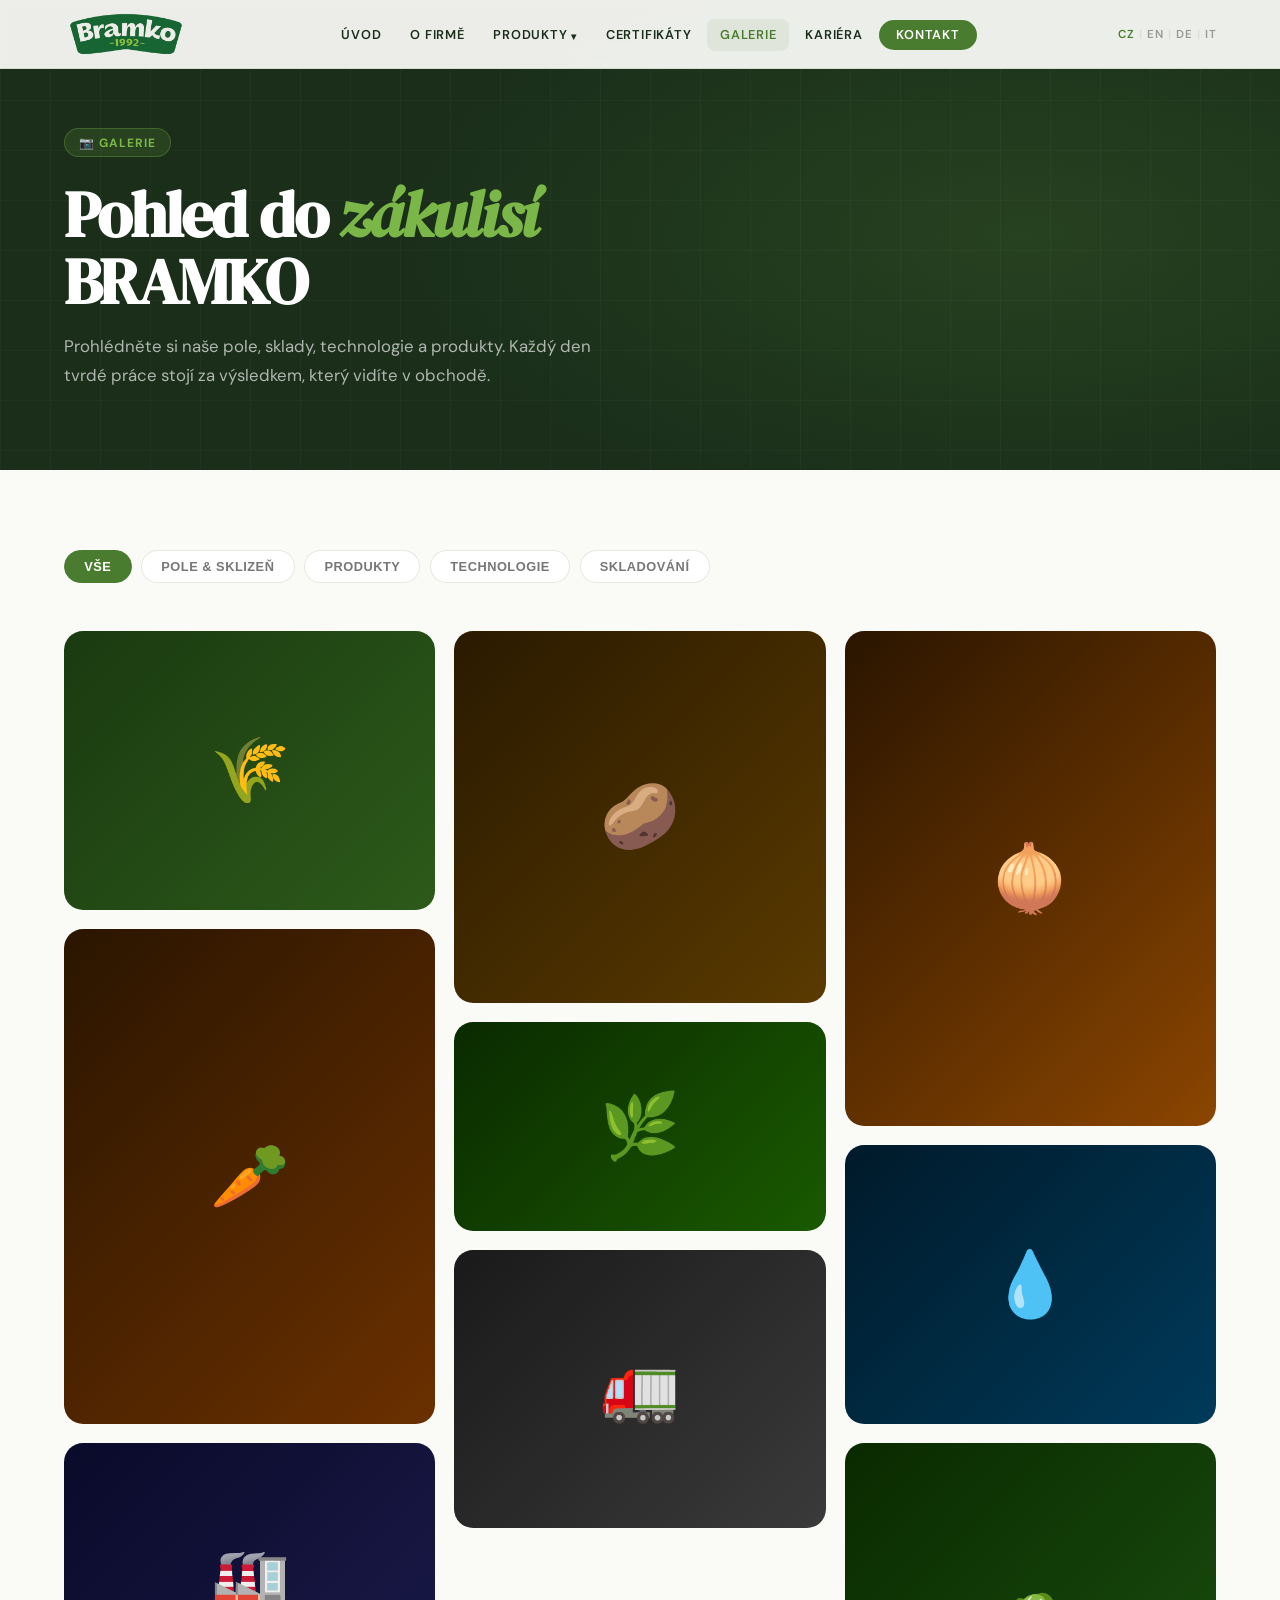
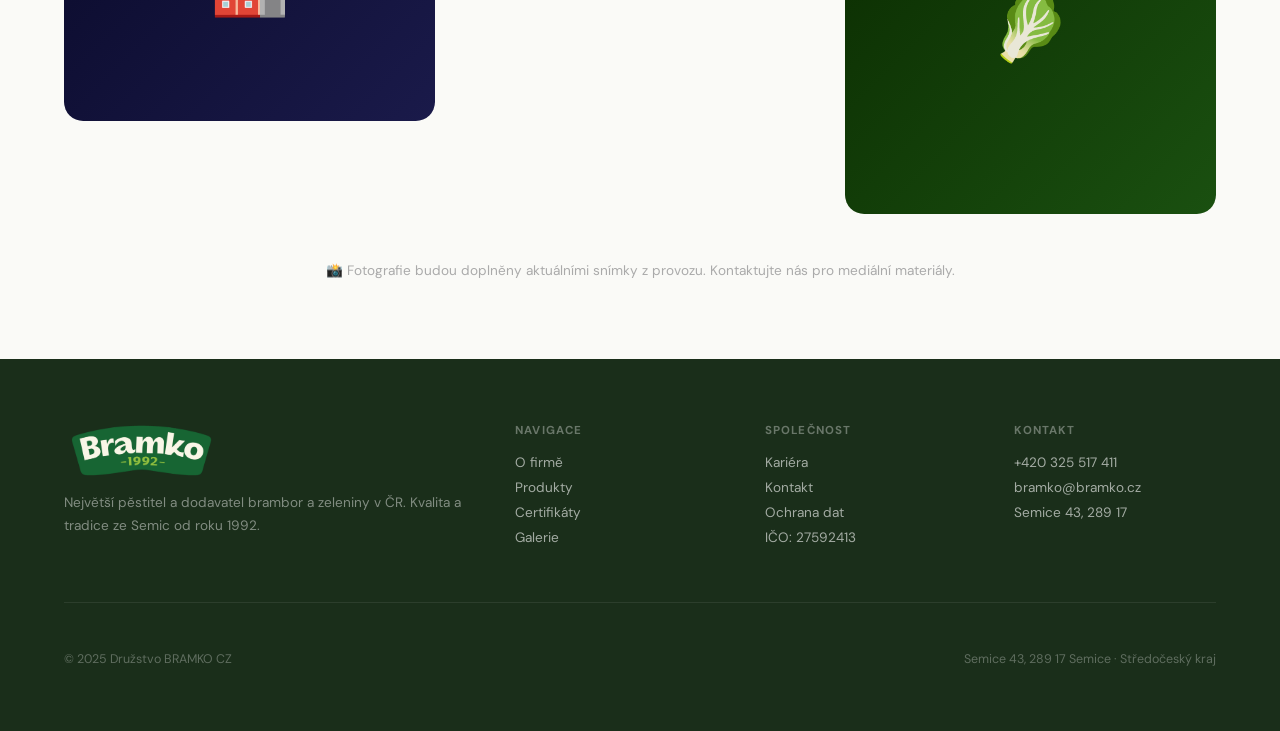
<file: galerie.html>
<!DOCTYPE html>
<html lang="cs">
<head>
<meta charset="UTF-8">
<meta name="viewport" content="width=device-width, initial-scale=1.0">
<title>Galerie – BRAMKO CZ</title>
<link rel="preconnect" href="https://fonts.googleapis.com">
<link href="https://fonts.googleapis.com/css2?family=DM+Serif+Display:ital@0;1&family=DM+Sans:opsz,wght@9..40,300;9..40,400;9..40,500;9..40,600&display=swap" rel="stylesheet">
<link rel="stylesheet" href="style.css">
<style>
.gallery-section { padding: 5rem 4rem; }
.gallery-tabs { display: flex; gap: .6rem; margin-bottom: 3rem; flex-wrap: wrap; }
.gallery-tab {
  padding: .5rem 1.2rem; border-radius: 2rem; border: 1.5px solid var(--border);
  font-size: .8rem; font-weight: 600; letter-spacing: .04em; text-transform: uppercase;
  color: #777; background: white; cursor: pointer; transition: all .2s;
}
.gallery-tab:hover, .gallery-tab.active {
  background: var(--green-fresh); color: white; border-color: var(--green-fresh);
}

.masonry {
  columns: 3; gap: 1.2rem; column-fill: balance;
}
.masonry-item {
  break-inside: avoid; margin-bottom: 1.2rem;
  border-radius: 1.2rem; overflow: hidden;
  background: var(--green-deep); position: relative;
  cursor: pointer; transition: transform .3s;
}
.masonry-item:hover { transform: scale(1.02); }
.masonry-item:hover .gallery-caption { opacity: 1; }

.gallery-img {
  width: 100%; display: block;
  aspect-ratio: var(--ar, 4/3);
  display: flex; align-items: center; justify-content: center;
  font-size: 4rem; background: linear-gradient(135deg, #1a3a10, #2d5a1a);
}
.gallery-img.tall { aspect-ratio: 3/4; }
.gallery-img.wide { aspect-ratio: 16/9; }
.gallery-img.square { aspect-ratio: 1; }

.gallery-caption {
  position: absolute; bottom: 0; left: 0; right: 0;
  background: linear-gradient(transparent, rgba(0,0,0,.7));
  color: white; padding: 2rem 1.2rem 1rem;
  font-size: .82rem; font-weight: 500;
  opacity: 0; transition: opacity .3s;
}

/* Lightbox */
.lightbox {
  position: fixed; inset: 0; z-index: 1000;
  background: rgba(0,0,0,.92); display: none;
  align-items: center; justify-content: center;
}
.lightbox.open { display: flex; }
.lightbox-inner {
  background: var(--green-deep); border-radius: 1.5rem; padding: 3rem;
  max-width: 600px; width: 90%; text-align: center;
}
.lightbox-emoji { font-size: 8rem; margin-bottom: 1.5rem; }
.lightbox-title { font-family:'DM Serif Display',serif; font-size:1.8rem; color:white; margin-bottom:.5rem; }
.lightbox-desc { color:rgba(255,255,255,.6); font-size:.9rem; line-height:1.7; margin-bottom:2rem; }
.lightbox-close {
  position: absolute; top: 1.5rem; right: 1.5rem;
  width: 44px; height: 44px; border-radius: 50%;
  background: rgba(255,255,255,.1); color: white; border: none;
  font-size: 1.2rem; cursor: pointer; transition: background .2s;
}
.lightbox-close:hover { background: rgba(255,255,255,.2); }

/* Gallery items data */
.gi-1 { --ar: 4/3; } .gi-2 { --ar: 3/4; } .gi-3 { --ar: 4/3; }
.gi-4 { --ar: 1; } .gi-5 { --ar: 16/9; } .gi-6 { --ar: 4/3; }
.gi-7 { --ar: 3/4; } .gi-8 { --ar: 4/3; } .gi-9 { --ar: 1; }
</style>
</head>
<body>
<main>

<div class="page-hero">
  <div class="page-hero-grid"></div>
  <div class="page-hero-inner">
    <div class="page-hero-tag">📷 Galerie</div>
    <h1>Pohled do <em>zákulisí</em><br>BRAMKO</h1>
    <p>Prohlédněte si naše pole, sklady, technologie a produkty. Každý den tvrdé práce stojí za výsledkem, který vidíte v obchodě.</p>
  </div>
</div>

<section class="gallery-section">
  <div class="gallery-tabs">
    <button class="gallery-tab active" onclick="setTab(this)">Vše</button>
    <button class="gallery-tab" onclick="setTab(this)">Pole & sklizeň</button>
    <button class="gallery-tab" onclick="setTab(this)">Produkty</button>
    <button class="gallery-tab" onclick="setTab(this)">Technologie</button>
    <button class="gallery-tab" onclick="setTab(this)">Skladování</button>
  </div>

  <div class="masonry reveal">

    <div class="masonry-item gi-1" onclick="openLb('🌾', 'Sklizeň brambor', 'Každoroční sklizeň brambor v srpnu a září. Naše moderní kombajny sklízí hektary denně s minimálním poškozením hlíz.')">
      <div class="gallery-img" style="aspect-ratio:4/3;background:linear-gradient(135deg,#1a3a10,#2d5a1a)">🌾</div>
      <div class="gallery-caption">Sklizeň brambor</div>
    </div>

    <div class="masonry-item gi-2" onclick="openLb('🥕', 'Čerstvá mrkev', 'Sklizená mrkev připravená k třídění a balení. Chuťově výborná díky optimálnímu zavlažování a hnojení.')">
      <div class="gallery-img" style="aspect-ratio:3/4;background:linear-gradient(135deg,#2a1500,#6b3000)">🥕</div>
      <div class="gallery-caption">Čerstvá mrkev ze sklizně</div>
    </div>

    <div class="masonry-item gi-3" onclick="openLb('🏭', 'Třídící linka', 'Automatická třídící linka zpracovává tisíce tun zeleniny. Elektrické váhy, optické třídění a automatické balení.')">
      <div class="gallery-img" style="aspect-ratio:4/3;background:linear-gradient(135deg,#0a0a2a,#1a1a4a)">🏭</div>
      <div class="gallery-caption">Moderní třídící linka</div>
    </div>

    <div class="masonry-item gi-4" onclick="openLb('🥔', 'Pohled na sklad brambor', 'Sklad s řízenou teplotou a vlhkostí pojme až 17 000 tun brambor. Optimální podmínky pro celoroční skladování.')">
      <div class="gallery-img" style="aspect-ratio:1;background:linear-gradient(135deg,#2a1a00,#5a3a00)">🥔</div>
      <div class="gallery-caption">Velkokapacitní sklad brambor</div>
    </div>

    <div class="masonry-item gi-5" onclick="openLb('🌿', 'Zelená pole v létě', 'Letecký pohled na naše pole v době vegetace. Zelená plocha sahá až za obzor – přes 2 500 hektarů.')">
      <div class="gallery-img" style="aspect-ratio:16/9;background:linear-gradient(135deg,#0a2a00,#1a5a00)">🌿</div>
      <div class="gallery-caption">Letecký pohled – léto 2024</div>
    </div>

    <div class="masonry-item gi-6" onclick="openLb('🚛', 'Expedice', 'Každý den odjíždí 40–50 kamionů s čerstvou zeleninou. Distribuujeme do ČR i do 10 zemí Evropy.')">
      <div class="gallery-img" style="aspect-ratio:4/3;background:linear-gradient(135deg,#1a1a1a,#3a3a3a)">🚛</div>
      <div class="gallery-caption">Denní expedice kamionů</div>
    </div>

    <div class="masonry-item gi-7" onclick="openLb('🧅', 'Cibule v síťkách', 'Cibule balená do síťek různých gramáží podle přání zákazníka. Plně automatizovaný proces balení.')">
      <div class="gallery-img" style="aspect-ratio:3/4;background:linear-gradient(135deg,#2a1500,#8b4500)">🧅</div>
      <div class="gallery-caption">Cibule – balírna</div>
    </div>

    <div class="masonry-item gi-8" onclick="openLb('💧', 'Zavlažovací systém', 'Závlaha na klíčových parcelách. Systém automaticky reaguje na data o vlhkosti půdy a meteorologické předpovědi.')">
      <div class="gallery-img" style="aspect-ratio:4/3;background:linear-gradient(135deg,#001a2a,#003a5a)">💧</div>
      <div class="gallery-caption">Inteligentní zavlažování</div>
    </div>

    <div class="masonry-item gi-9" onclick="openLb('🥬', 'Zelí na poli', 'Bílé zelí v plné zralosti, připravené ke sklizni. Pěstujeme několik odrůd pro různé sezóny a použití.')">
      <div class="gallery-img" style="aspect-ratio:1;background:linear-gradient(135deg,#0a2a00,#1a5010)">🥬</div>
      <div class="gallery-caption">Zelí před sklizní</div>
    </div>

  </div>

  <div style="text-align:center;margin-top:3rem;color:#aaa;font-size:.85rem" class="reveal">
    📸 Fotografie budou doplněny aktuálními snímky z provozu. Kontaktujte nás pro mediální materiály.
  </div>
</section>

<!-- Lightbox -->
<div class="lightbox" id="lightbox" onclick="closeLb(event)">
  <button class="lightbox-close" onclick="closeLb()">✕</button>
  <div class="lightbox-inner">
    <div class="lightbox-emoji" id="lb-emoji"></div>
    <div class="lightbox-title" id="lb-title"></div>
    <div class="lightbox-desc" id="lb-desc"></div>
    <a href="kontakt.html" class="btn btn-green" style="display:inline-flex">Kontaktujte nás →</a>
  </div>
</div>

</main>
<script src="shared.js"></script>
<script>
initPage('galerie');
function setTab(btn) {
  document.querySelectorAll('.gallery-tab').forEach(b => b.classList.remove('active'));
  btn.classList.add('active');
}
function openLb(emoji, title, desc) {
  document.getElementById('lb-emoji').textContent = emoji;
  document.getElementById('lb-title').textContent = title;
  document.getElementById('lb-desc').textContent = desc;
  document.getElementById('lightbox').classList.add('open');
}
function closeLb(e) {
  if (!e || e.target === document.getElementById('lightbox') || e.target.classList.contains('lightbox-close'))
    document.getElementById('lightbox').classList.remove('open');
}
</script>
</body>
</html>
<style>
@media (max-width: 768px) {
  .gallery-section { padding: 3rem 1.2rem; }
  .masonry { columns: 2; gap: .8rem; }
  .masonry-item { margin-bottom: .8rem; }
  .gallery-tabs { gap: .4rem; }
  .gallery-tab { font-size: .72rem; padding: .38rem .8rem; }
}
@media (max-width: 480px) {
  .masonry { columns: 1; }
}
</style>
</file>
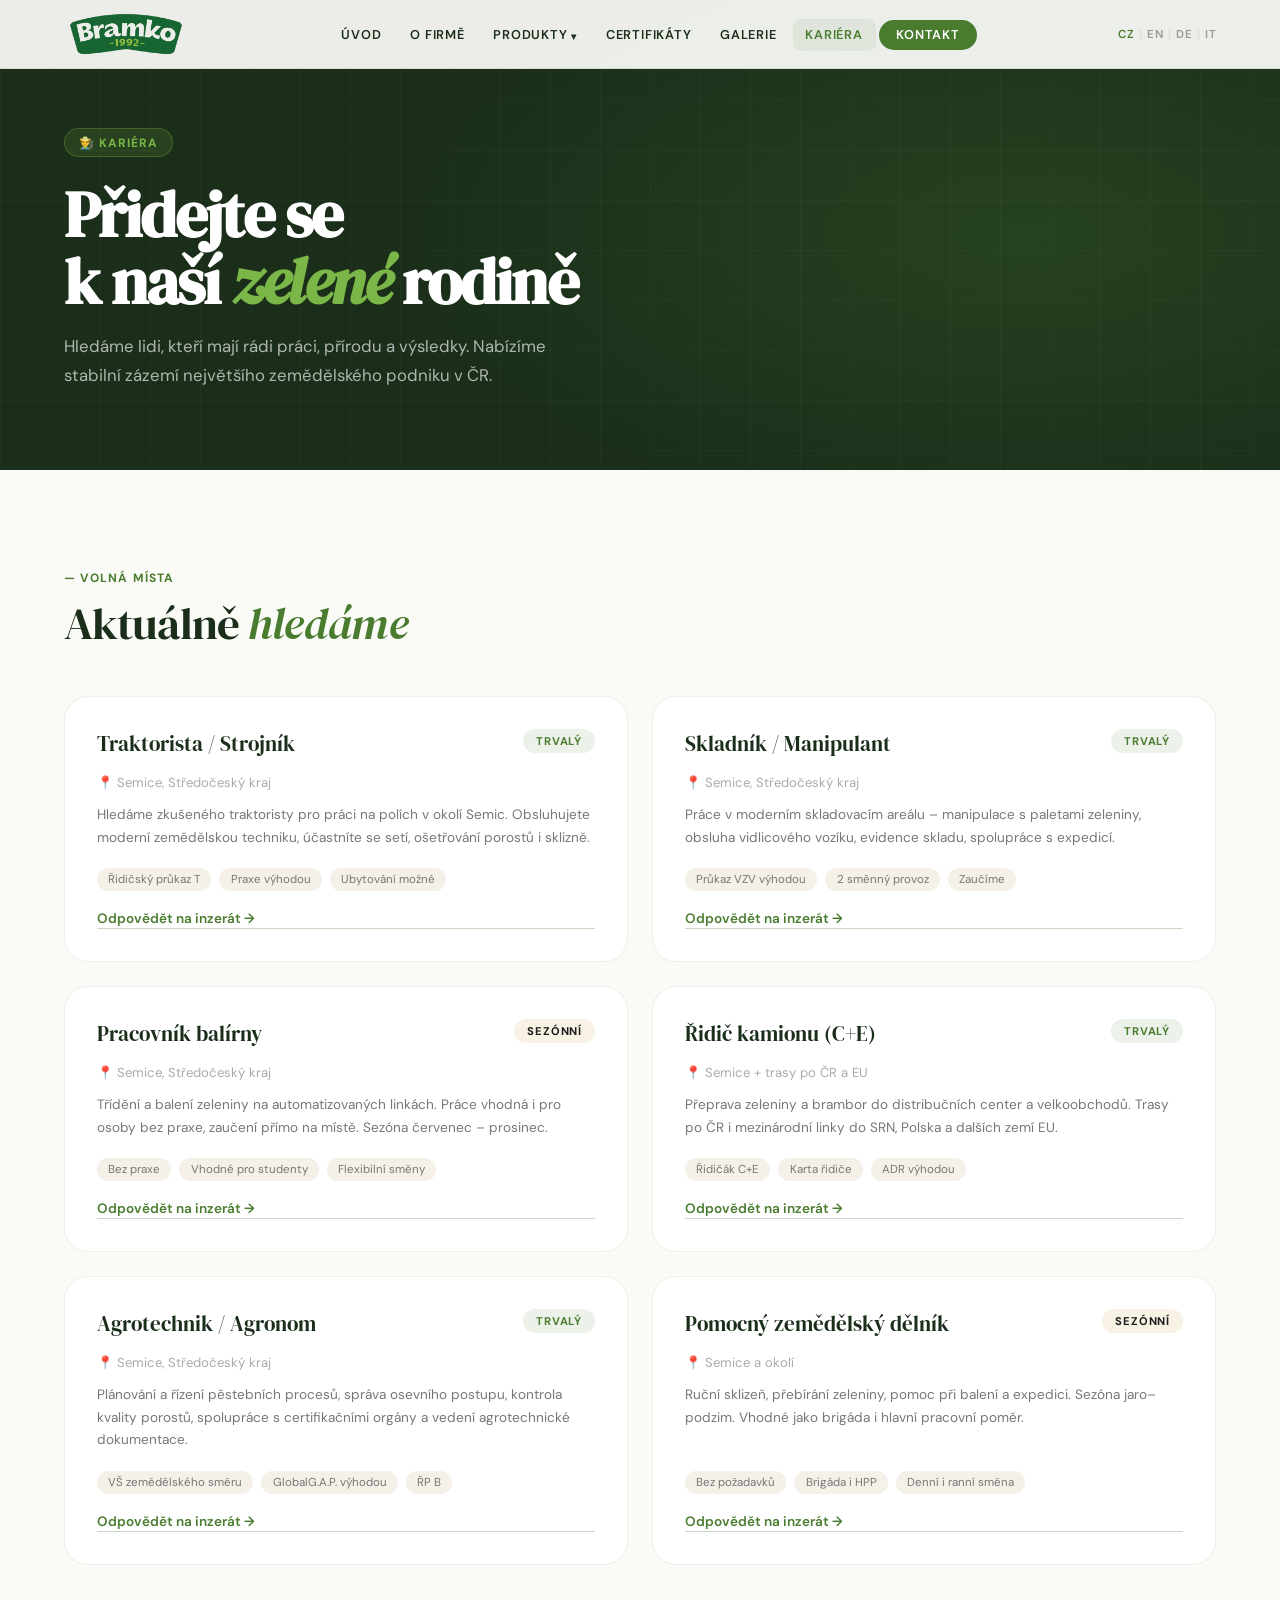
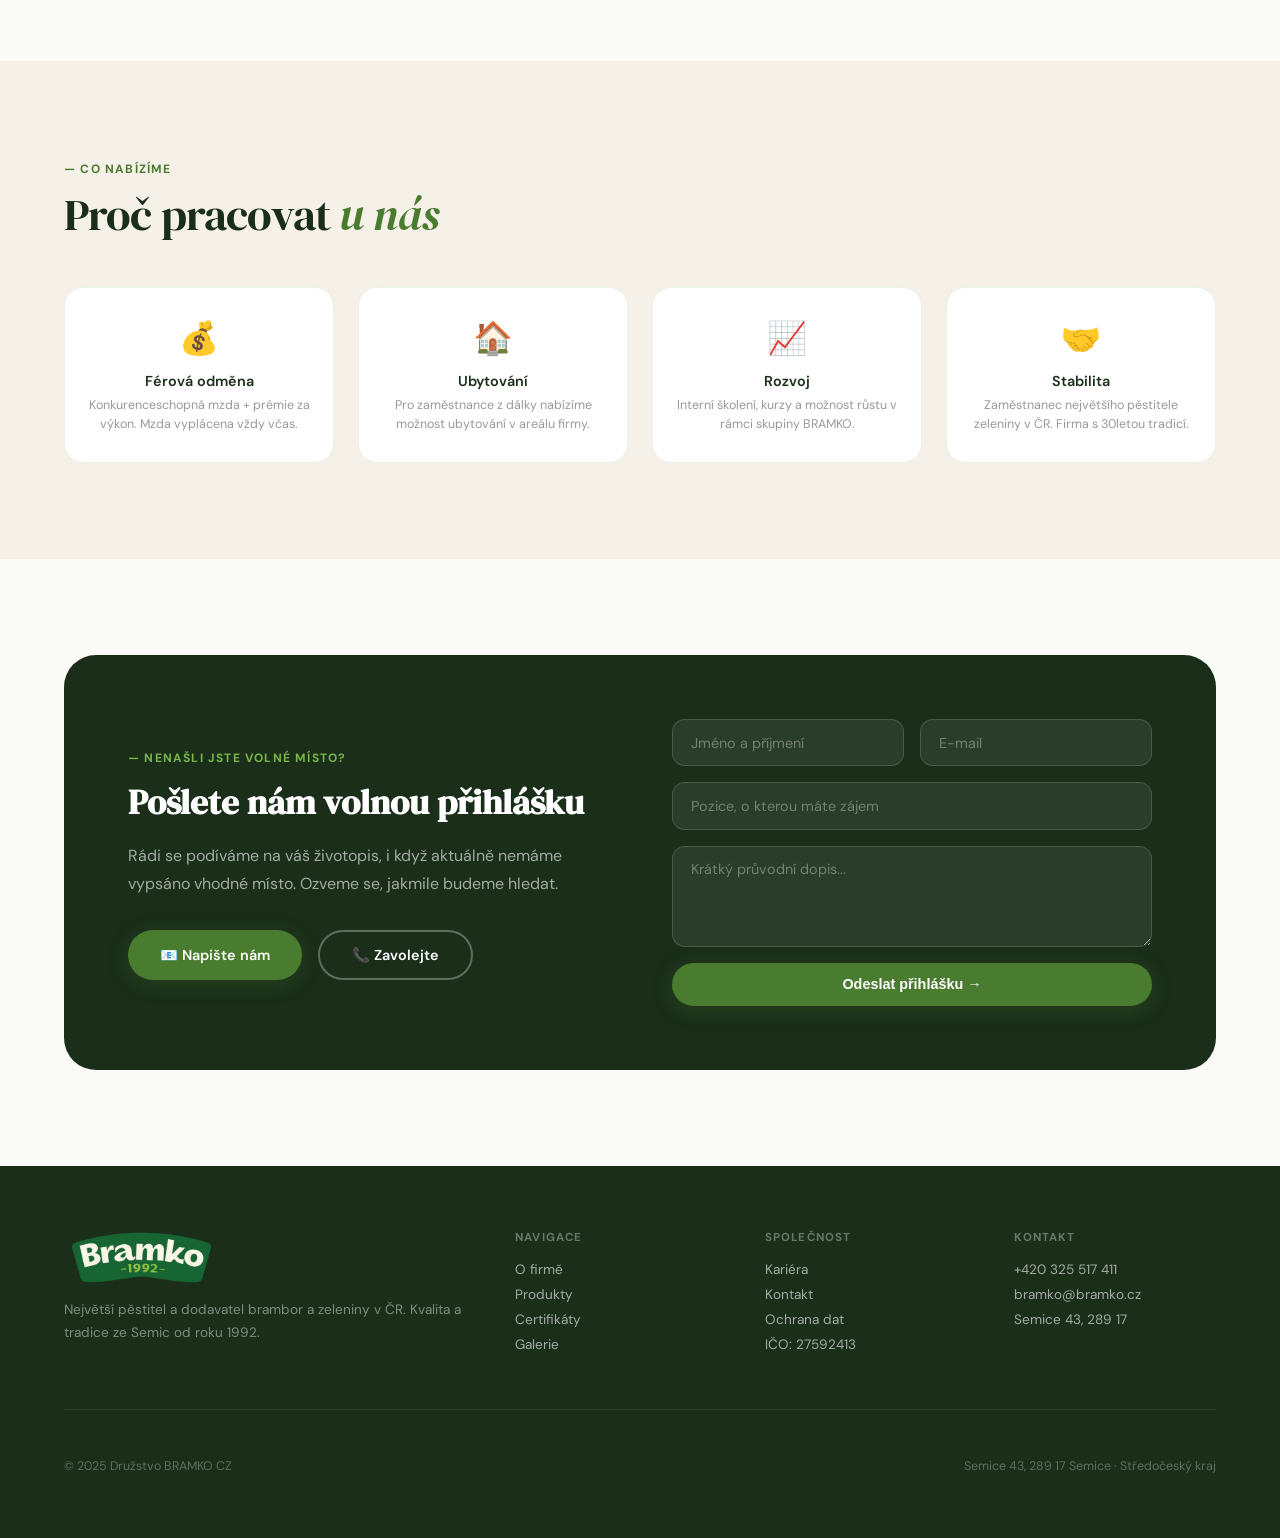
<file: kariera.html>
<!DOCTYPE html>
<html lang="cs">
<head>
<meta charset="UTF-8">
<meta name="viewport" content="width=device-width, initial-scale=1.0">
<title>Kariéra – BRAMKO CZ</title>
<link rel="preconnect" href="https://fonts.googleapis.com">
<link href="https://fonts.googleapis.com/css2?family=DM+Serif+Display:ital@0;1&family=DM+Sans:opsz,wght@9..40,300;9..40,400;9..40,500;9..40,600&display=swap" rel="stylesheet">
<link rel="stylesheet" href="style.css">
<style>
.jobs { padding: 6rem 4rem; }
.jobs-grid { display: grid; grid-template-columns: 1fr 1fr; gap: 1.5rem; margin-top: 3rem; }
.job-card {
  background: white; border-radius: 1.5rem; padding: 2rem;
  border: 1px solid rgba(74,124,47,.1); transition: all .3s;
  display: flex; flex-direction: column;
}
.job-card:hover { transform: translateY(-4px); box-shadow: 0 15px 40px rgba(26,46,26,.1); border-color: var(--green-fresh); }
.job-header { display: flex; justify-content: space-between; align-items: flex-start; margin-bottom: 1rem; }
.job-title { font-family:'DM Serif Display',serif; font-size:1.3rem; color:var(--green-deep); }
.job-type {
  font-size:.7rem; font-weight:700; letter-spacing:.08em; text-transform:uppercase;
  padding:.3rem .8rem; border-radius:1rem;
}
.type-full { background:rgba(74,124,47,.1); color:var(--green-fresh); }
.type-season { background:rgba(200,169,74,.15); color:var(--soil); }
.job-location { font-size:.82rem; color:#aaa; margin-bottom:.8rem; display:flex; align-items:center; gap:.4rem; }
.job-desc { font-size:.85rem; color:#777; line-height:1.65; flex:1; margin-bottom:1.2rem; }
.job-tags { display:flex; gap:.5rem; flex-wrap:wrap; margin-bottom:1.2rem; }
.job-tag { font-size:.72rem; background:var(--cream); padding:.25rem .7rem; border-radius:1rem; color:#777; }
.job-apply { display:inline-flex; align-items:center; gap:.4rem; color:var(--green-fresh); font-weight:600; font-size:.85rem; text-decoration:none; border-bottom:1.5px solid rgba(74,124,47,.3); padding-bottom:1px; transition:all .2s; }
.job-apply:hover { color:var(--green-deep); border-color:var(--green-deep); }

.benefits { padding: 6rem 4rem; background: var(--cream); }
.ben-grid { display:grid; grid-template-columns:repeat(4,1fr); gap:1.5rem; margin-top:3rem; }
.ben-card { background:white; border-radius:1.2rem; padding:1.8rem 1.4rem; border:1px solid rgba(74,124,47,.1); text-align:center; transition:all .2s; }
.ben-card:hover { border-color:var(--green-fresh); transform:translateY(-3px); }
.ben-icon { font-size:2rem; margin-bottom:.8rem; }
.ben-title { font-weight:600; color:var(--green-deep); font-size:.9rem; margin-bottom:.4rem; }
.ben-desc { font-size:.78rem; color:#999; line-height:1.5; }

.open-app { padding:6rem 4rem; }
.open-app-inner {
  background: var(--green-deep); border-radius:2rem; padding:4rem;
  display:grid; grid-template-columns:1fr 1fr; gap:4rem; align-items:center;
}
.open-app h2 { font-family:'DM Serif Display',serif; font-size:2.2rem; color:white; margin-bottom:1rem; }
.open-app p { color:rgba(255,255,255,.6); line-height:1.75; margin-bottom:2rem; }
.form-row { display:grid; grid-template-columns:1fr 1fr; gap:1rem; margin-bottom:1rem; }
.form-input {
  padding:.85rem 1.1rem; border-radius:.8rem;
  border:1px solid rgba(255,255,255,.15); background:rgba(255,255,255,.07);
  color:white; font-size:.9rem; outline:none; transition:border-color .2s;
  font-family:'DM Sans',sans-serif;
}
.form-input::placeholder { color:rgba(255,255,255,.35); }
.form-input:focus { border-color:var(--green-light); }
.form-input.full { grid-column:1/-1; }
select.form-input option { background:#1a2e1a; }
</style>
</head>
<body>
<main>

<div class="page-hero">
  <div class="page-hero-grid"></div>
  <div class="page-hero-inner">
    <div class="page-hero-tag">👨‍🌾 Kariéra</div>
    <h1>Přidejte se<br>k naší <em>zelené</em> rodině</h1>
    <p>Hledáme lidi, kteří mají rádi práci, přírodu a výsledky. Nabízíme stabilní zázemí největšího zemědělského podniku v ČR.</p>
  </div>
</div>

<!-- Jobs -->
<section class="jobs">
  <div class="section-tag">— Volná místa</div>
  <div class="section-title">Aktuálně <em>hledáme</em></div>
  <div class="jobs-grid">

    <div class="job-card reveal">
      <div class="job-header">
        <div class="job-title">Traktorista / Strojník</div>
        <span class="job-type type-full">Trvalý</span>
      </div>
      <div class="job-location">📍 Semice, Středočeský kraj</div>
      <p class="job-desc">Hledáme zkušeného traktoristy pro práci na polích v okolí Semic. Obsluhujete moderní zemědělskou techniku, účastníte se setí, ošetřování porostů i sklizně.</p>
      <div class="job-tags">
        <span class="job-tag">Řidičský průkaz T</span>
        <span class="job-tag">Praxe výhodou</span>
        <span class="job-tag">Ubytování možné</span>
      </div>
      <a href="kontakt.html" class="job-apply">Odpovědět na inzerát →</a>
    </div>

    <div class="job-card reveal" style="transition-delay:.1s">
      <div class="job-header">
        <div class="job-title">Skladník / Manipulant</div>
        <span class="job-type type-full">Trvalý</span>
      </div>
      <div class="job-location">📍 Semice, Středočeský kraj</div>
      <p class="job-desc">Práce v moderním skladovacím areálu – manipulace s paletami zeleniny, obsluha vidlicového vozíku, evidence skladu, spolupráce s expedicí.</p>
      <div class="job-tags">
        <span class="job-tag">Průkaz VZV výhodou</span>
        <span class="job-tag">2 směnný provoz</span>
        <span class="job-tag">Zaučíme</span>
      </div>
      <a href="kontakt.html" class="job-apply">Odpovědět na inzerát →</a>
    </div>

    <div class="job-card reveal" style="transition-delay:.2s">
      <div class="job-header">
        <div class="job-title">Pracovník balírny</div>
        <span class="job-type type-season">Sezónní</span>
      </div>
      <div class="job-location">📍 Semice, Středočeský kraj</div>
      <p class="job-desc">Třídění a balení zeleniny na automatizovaných linkách. Práce vhodná i pro osoby bez praxe, zaučení přímo na místě. Sezóna červenec – prosinec.</p>
      <div class="job-tags">
        <span class="job-tag">Bez praxe</span>
        <span class="job-tag">Vhodné pro studenty</span>
        <span class="job-tag">Flexibilní směny</span>
      </div>
      <a href="kontakt.html" class="job-apply">Odpovědět na inzerát →</a>
    </div>

    <div class="job-card reveal" style="transition-delay:.3s">
      <div class="job-header">
        <div class="job-title">Řidič kamionu (C+E)</div>
        <span class="job-type type-full">Trvalý</span>
      </div>
      <div class="job-location">📍 Semice + trasy po ČR a EU</div>
      <p class="job-desc">Přeprava zeleniny a brambor do distribučních center a velkoobchodů. Trasy po ČR i mezinárodní linky do SRN, Polska a dalších zemí EU.</p>
      <div class="job-tags">
        <span class="job-tag">Řidičák C+E</span>
        <span class="job-tag">Karta řidiče</span>
        <span class="job-tag">ADR výhodou</span>
      </div>
      <a href="kontakt.html" class="job-apply">Odpovědět na inzerát →</a>
    </div>

    <div class="job-card reveal" style="transition-delay:.4s">
      <div class="job-header">
        <div class="job-title">Agrotechnik / Agronom</div>
        <span class="job-type type-full">Trvalý</span>
      </div>
      <div class="job-location">📍 Semice, Středočeský kraj</div>
      <p class="job-desc">Plánování a řízení pěstebních procesů, správa osevního postupu, kontrola kvality porostů, spolupráce s certifikačními orgány a vedení agrotechnické dokumentace.</p>
      <div class="job-tags">
        <span class="job-tag">VŠ zemědělského směru</span>
        <span class="job-tag">GlobalG.A.P. výhodou</span>
        <span class="job-tag">ŘP B</span>
      </div>
      <a href="kontakt.html" class="job-apply">Odpovědět na inzerát →</a>
    </div>

    <div class="job-card reveal" style="transition-delay:.5s">
      <div class="job-header">
        <div class="job-title">Pomocný zemědělský dělník</div>
        <span class="job-type type-season">Sezónní</span>
      </div>
      <div class="job-location">📍 Semice a okolí</div>
      <p class="job-desc">Ruční sklizeň, přebírání zeleniny, pomoc při balení a expedici. Sezóna jaro–podzim. Vhodné jako brigáda i hlavní pracovní poměr.</p>
      <div class="job-tags">
        <span class="job-tag">Bez požadavků</span>
        <span class="job-tag">Brigáda i HPP</span>
        <span class="job-tag">Denní i ranní směna</span>
      </div>
      <a href="kontakt.html" class="job-apply">Odpovědět na inzerát →</a>
    </div>

  </div>
</section>

<!-- Benefits -->
<section class="benefits">
  <div class="section-tag">— Co nabízíme</div>
  <div class="section-title">Proč pracovat <em>u nás</em></div>
  <div class="ben-grid">
    <div class="ben-card reveal"><div class="ben-icon">💰</div><div class="ben-title">Férová odměna</div><div class="ben-desc">Konkurenceschopná mzda + prémie za výkon. Mzda vyplácena vždy včas.</div></div>
    <div class="ben-card reveal" style="transition-delay:.1s"><div class="ben-icon">🏠</div><div class="ben-title">Ubytování</div><div class="ben-desc">Pro zaměstnance z dálky nabízíme možnost ubytování v areálu firmy.</div></div>
    <div class="ben-card reveal" style="transition-delay:.2s"><div class="ben-icon">📈</div><div class="ben-title">Rozvoj</div><div class="ben-desc">Interní školení, kurzy a možnost růstu v rámci skupiny BRAMKO.</div></div>
    <div class="ben-card reveal" style="transition-delay:.3s"><div class="ben-icon">🤝</div><div class="ben-title">Stabilita</div><div class="ben-desc">Zaměstnanec největšího pěstitele zeleniny v ČR. Firma s 30letou tradicí.</div></div>
  </div>
</section>

<!-- Spontaneous application -->
<section class="open-app">
  <div class="open-app-inner reveal">
    <div>
      <div class="section-tag" style="color:var(--green-light)">— Nenašli jste volné místo?</div>
      <h2>Pošlete nám volnou přihlášku</h2>
      <p>Rádi se podíváme na váš životopis, i když aktuálně nemáme vypsáno vhodné místo. Ozveme se, jakmile budeme hledat.</p>
      <div style="display:flex;gap:1rem;flex-wrap:wrap">
        <a href="mailto:bramko@bramko.cz" class="btn btn-green">📧 Napište nám</a>
        <a href="tel:+420325517411" class="btn btn-outline" style="border-color:rgba(255,255,255,.3);color:white">📞 Zavolejte</a>
      </div>
    </div>
    <div>
      <div class="form-row">
        <input type="text" class="form-input" placeholder="Jméno a příjmení">
        <input type="email" class="form-input" placeholder="E-mail">
      </div>
      <input type="text" class="form-input full" placeholder="Pozice, o kterou máte zájem" style="width:100%;margin-bottom:1rem;display:block">
      <textarea class="form-input full" rows="4" placeholder="Krátký průvodní dopis..." style="width:100%;display:block;resize:vertical;margin-bottom:1rem"></textarea>
      <button class="btn btn-green" style="width:100%;justify-content:center" onclick="alert('Děkujeme! V reálném nasazení by formulář odeslal data na server.')">Odeslat přihlášku →</button>
    </div>
  </div>
</section>

</main>
<script src="shared.js"></script>
<script>initPage('kariera');</script>
</body>
</html>
<style>
@media (max-width: 768px) {
  .jobs { padding: 3rem 1.2rem; }
  .jobs-grid { grid-template-columns: 1fr; gap: 1rem; }
  .benefits { padding: 3rem 1.2rem; }
  .ben-grid { grid-template-columns: 1fr 1fr; gap: 1rem; }
  .open-app { padding: 3rem 1.2rem; }
  .open-app-inner { grid-template-columns: 1fr; gap: 2rem; padding: 2rem 1.5rem; }
  .persons { padding: 0 1.2rem 3rem; }
  .persons-grid { grid-template-columns: 1fr; }
  .form-row-2 { grid-template-columns: 1fr; }
}
</style>
</file>
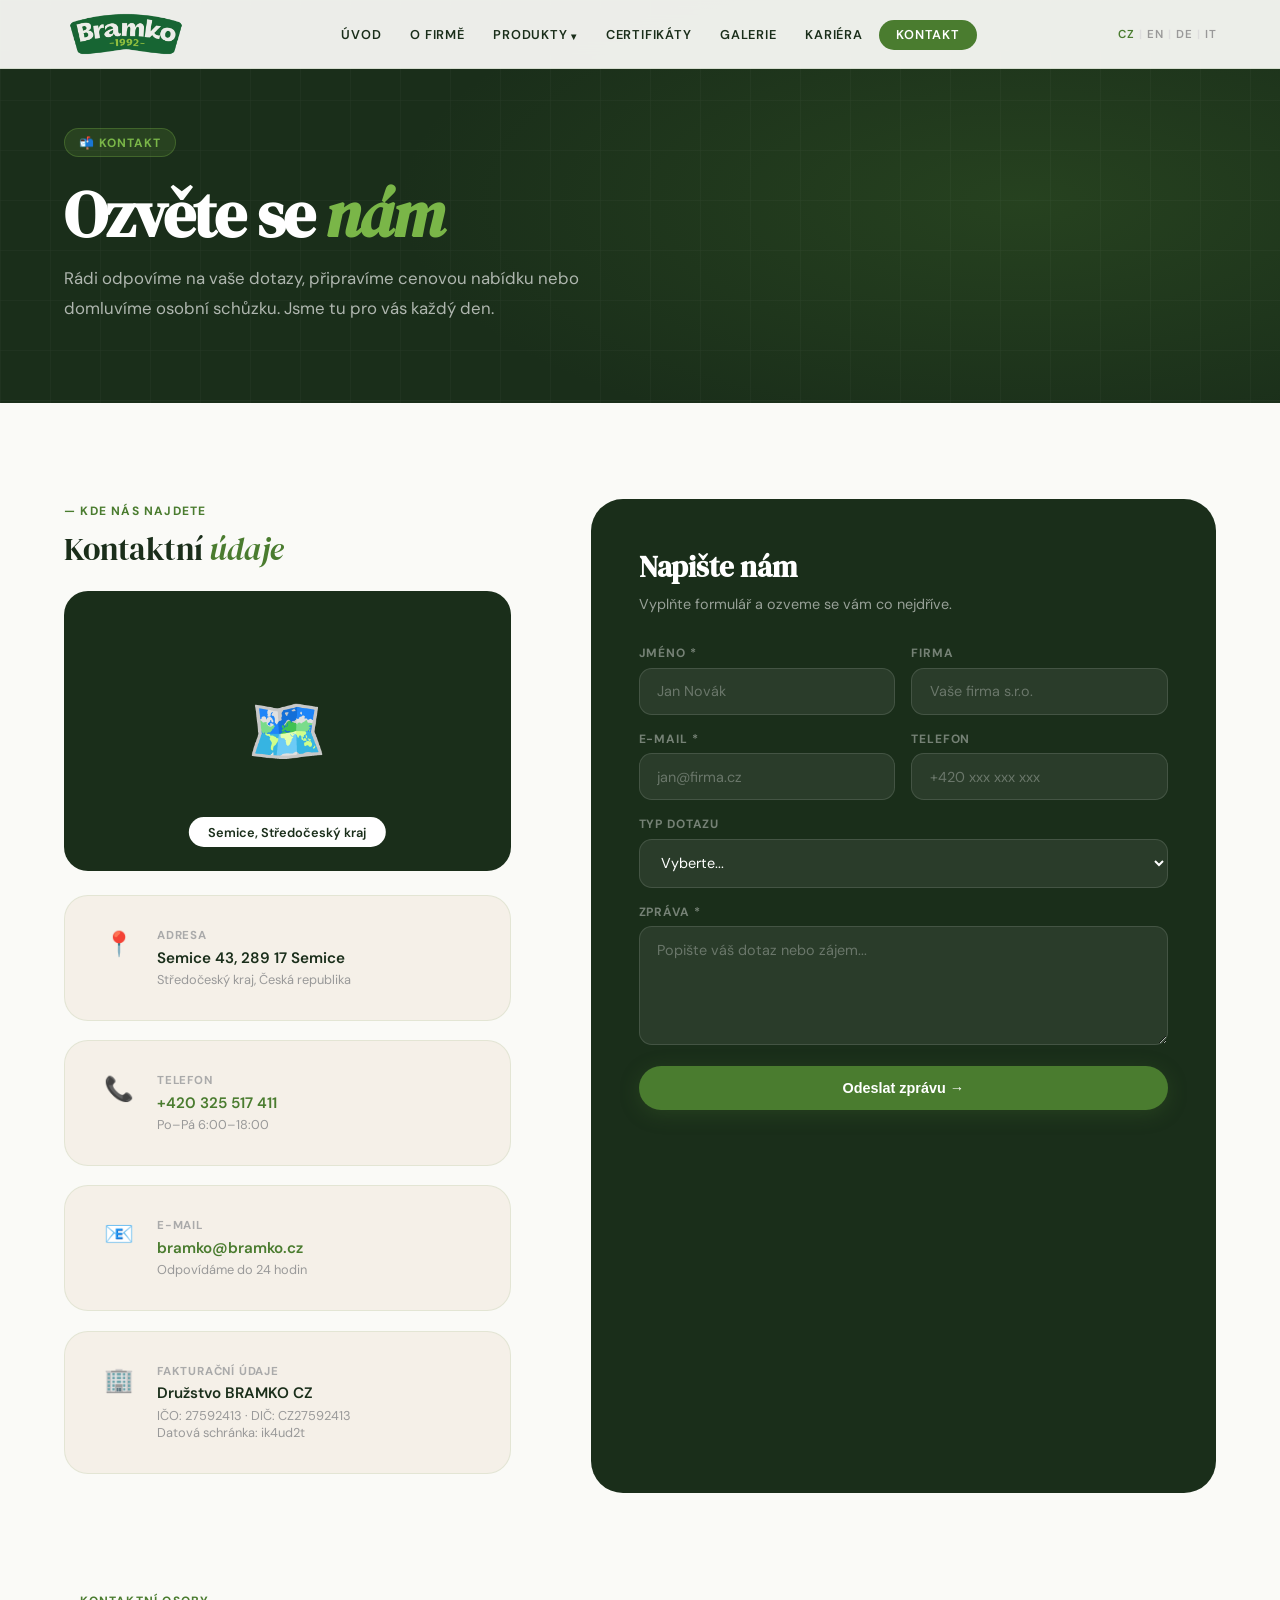
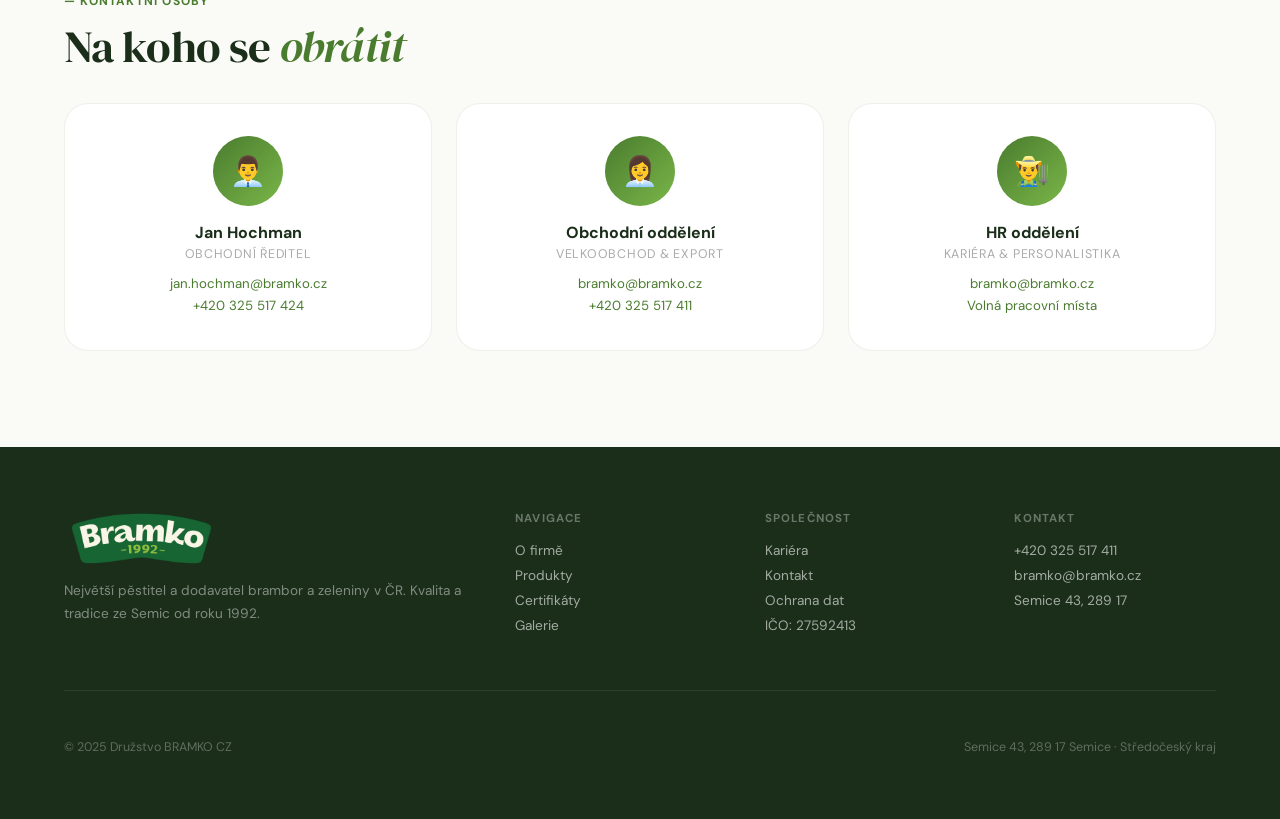
<file: kontakt.html>
<!DOCTYPE html>
<html lang="cs">
<head>
<meta charset="UTF-8">
<meta name="viewport" content="width=device-width, initial-scale=1.0">
<title>Kontakt – BRAMKO CZ</title>
<link rel="preconnect" href="https://fonts.googleapis.com">
<link href="https://fonts.googleapis.com/css2?family=DM+Serif+Display:ital@0;1&family=DM+Sans:opsz,wght@9..40,300;9..40,400;9..40,500;9..40,600&display=swap" rel="stylesheet">
<link rel="stylesheet" href="style.css">
<style>
.contact-section { padding: 6rem 4rem; }
.contact-grid { display: grid; grid-template-columns: 1fr 1.4fr; gap: 5rem; }

.contact-info { }
.info-card {
  background: var(--cream); border-radius: 1.5rem; padding: 2rem;
  margin-bottom: 1.2rem; border: 1px solid rgba(74,124,47,.1);
  display: flex; gap: 1rem; align-items: flex-start;
  transition: all .2s;
}
.info-card:hover { border-color: var(--green-fresh); background: rgba(74,124,47,.04); }
.info-icon { font-size: 1.5rem; width: 44px; text-align: center; flex-shrink: 0; }
.info-label { font-size: .72rem; font-weight: 700; text-transform: uppercase; letter-spacing: .07em; color: #aaa; margin-bottom: .3rem; }
.info-val { font-weight: 600; color: var(--green-deep); font-size: .95rem; }
.info-sub { font-size: .8rem; color: #999; margin-top: .2rem; }
.info-card a { color: var(--green-fresh); text-decoration: none; }
.info-card a:hover { text-decoration: underline; }

.map-placeholder {
  background: var(--green-deep); border-radius: 1.5rem; height: 280px;
  display: flex; align-items: center; justify-content: center;
  font-size: 4rem; margin-bottom: 1.5rem; position: relative; overflow: hidden;
}
.map-placeholder::after {
  content: 'Semice, Středočeský kraj'; position: absolute; bottom: 1.5rem;
  left: 50%; transform: translateX(-50%);
  background: white; border-radius: 2rem; padding: .4rem 1.2rem;
  font-size: .8rem; font-weight: 600; color: var(--green-deep); white-space: nowrap;
}

/* Contact form */
.contact-form {
  background: var(--green-deep); border-radius: 2rem; padding: 3rem;
}
.contact-form h3 { font-family:'DM Serif Display',serif; font-size:1.8rem; color:white; margin-bottom:.5rem; }
.contact-form > p { color:rgba(255,255,255,.55); font-size:.9rem; margin-bottom:2rem; }
.form-group { margin-bottom: 1rem; }
.form-group label { display:block; font-size:.75rem; font-weight:700; text-transform:uppercase; letter-spacing:.07em; color:rgba(255,255,255,.4); margin-bottom:.4rem; }
.f-input {
  width: 100%; padding: .85rem 1.1rem; border-radius: .8rem;
  border: 1px solid rgba(255,255,255,.12); background: rgba(255,255,255,.07);
  color: white; font-size: .9rem; outline: none; transition: border-color .2s;
  font-family: 'DM Sans', sans-serif;
}
.f-input::placeholder { color: rgba(255,255,255,.3); }
.f-input:focus { border-color: var(--green-light); background: rgba(255,255,255,.1); }
select.f-input option { background: #1a2e1a; }
.form-row-2 { display: grid; grid-template-columns: 1fr 1fr; gap: 1rem; }
.form-success {
  background: rgba(122,182,72,.2); border: 1px solid rgba(122,182,72,.4);
  border-radius: .8rem; padding: 1rem 1.2rem; color: var(--green-light);
  font-size: .88rem; display: none; align-items: center; gap: .6rem; margin-top: 1rem;
}

/* Persons */
.persons { padding: 0 4rem 6rem; }
.persons-grid { display: grid; grid-template-columns: repeat(3,1fr); gap: 1.5rem; margin-top: 2rem; }
.person-card {
  background: white; border-radius: 1.5rem; padding: 2rem;
  border: 1px solid rgba(74,124,47,.1); text-align: center; transition: all .3s;
}
.person-card:hover { border-color: var(--green-fresh); transform: translateY(-4px); box-shadow: 0 15px 40px rgba(26,46,26,.1); }
.person-avatar {
  width: 70px; height: 70px; border-radius: 50%;
  background: linear-gradient(135deg, var(--green-fresh), var(--green-light));
  display: flex; align-items: center; justify-content: center;
  font-size: 1.8rem; margin: 0 auto 1rem;
}
.person-name { font-weight: 700; color: var(--green-deep); margin-bottom: .2rem; }
.person-role { font-size: .78rem; color: #aaa; text-transform: uppercase; letter-spacing: .06em; margin-bottom: .8rem; }
.person-contact a { display:block; font-size:.83rem; color:var(--green-fresh); text-decoration:none; margin-bottom:.3rem; transition:color .2s; }
.person-contact a:hover { color: var(--green-deep); }
</style>
</head>
<body>
<main>

<div class="page-hero">
  <div class="page-hero-grid"></div>
  <div class="page-hero-inner">
    <div class="page-hero-tag">📬 Kontakt</div>
    <h1>Ozvěte se <em>nám</em></h1>
    <p>Rádi odpovíme na vaše dotazy, připravíme cenovou nabídku nebo domluvíme osobní schůzku. Jsme tu pro vás každý den.</p>
  </div>
</div>

<section class="contact-section">
  <div class="contact-grid">
    <div class="reveal">
      <div class="section-tag">— Kde nás najdete</div>
      <div class="section-title" style="font-size:2rem;margin-bottom:1.5rem">Kontaktní <em>údaje</em></div>

      <div class="map-placeholder">🗺️</div>

      <div class="info-card">
        <div class="info-icon">📍</div>
        <div>
          <div class="info-label">Adresa</div>
          <div class="info-val">Semice 43, 289 17 Semice</div>
          <div class="info-sub">Středočeský kraj, Česká republika</div>
        </div>
      </div>
      <div class="info-card">
        <div class="info-icon">📞</div>
        <div>
          <div class="info-label">Telefon</div>
          <div class="info-val"><a href="tel:+420325517411">+420 325 517 411</a></div>
          <div class="info-sub">Po–Pá 6:00–18:00</div>
        </div>
      </div>
      <div class="info-card">
        <div class="info-icon">📧</div>
        <div>
          <div class="info-label">E-mail</div>
          <div class="info-val"><a href="mailto:bramko@bramko.cz">bramko@bramko.cz</a></div>
          <div class="info-sub">Odpovídáme do 24 hodin</div>
        </div>
      </div>
      <div class="info-card">
        <div class="info-icon">🏢</div>
        <div>
          <div class="info-label">Fakturační údaje</div>
          <div class="info-val">Družstvo BRAMKO CZ</div>
          <div class="info-sub">IČO: 27592413 · DIČ: CZ27592413<br>Datová schránka: ik4ud2t</div>
        </div>
      </div>
    </div>

    <div class="contact-form reveal">
      <h3>Napište nám</h3>
      <p>Vyplňte formulář a ozveme se vám co nejdříve.</p>
      <div class="form-row-2">
        <div class="form-group">
          <label>Jméno *</label>
          <input type="text" class="f-input" placeholder="Jan Novák" id="f-name">
        </div>
        <div class="form-group">
          <label>Firma</label>
          <input type="text" class="f-input" placeholder="Vaše firma s.r.o.">
        </div>
      </div>
      <div class="form-row-2">
        <div class="form-group">
          <label>E-mail *</label>
          <input type="email" class="f-input" placeholder="jan@firma.cz" id="f-email">
        </div>
        <div class="form-group">
          <label>Telefon</label>
          <input type="tel" class="f-input" placeholder="+420 xxx xxx xxx">
        </div>
      </div>
      <div class="form-group">
        <label>Typ dotazu</label>
        <select class="f-input">
          <option value="">Vyberte...</option>
          <option>Zájem o dodávky zeleniny</option>
          <option>Cenová nabídka</option>
          <option>Export / mezinárodní spolupráce</option>
          <option>Kariéra</option>
          <option>Jiné</option>
        </select>
      </div>
      <div class="form-group">
        <label>Zpráva *</label>
        <textarea class="f-input" rows="5" placeholder="Popište váš dotaz nebo zájem..." id="f-msg"></textarea>
      </div>
      <button class="btn btn-green" style="width:100%;justify-content:center" onclick="submitForm()">Odeslat zprávu →</button>
      <div class="form-success" id="form-success">✅ Zpráva odeslána! Ozveme se vám do 24 hodin.</div>
    </div>
  </div>
</section>

<!-- Key contacts -->
<section class="persons">
  <div class="section-tag">— Kontaktní osoby</div>
  <div class="section-title">Na koho se <em>obrátit</em></div>
  <div class="persons-grid">
    <div class="person-card reveal">
      <div class="person-avatar">👨‍💼</div>
      <div class="person-name">Jan Hochman</div>
      <div class="person-role">Obchodní ředitel</div>
      <div class="person-contact">
        <a href="mailto:jan.hochman@bramko.cz">jan.hochman@bramko.cz</a>
        <a href="tel:+420325517424">+420 325 517 424</a>
      </div>
    </div>
    <div class="person-card reveal" style="transition-delay:.1s">
      <div class="person-avatar">👩‍💼</div>
      <div class="person-name">Obchodní oddělení</div>
      <div class="person-role">Velkoobchod & Export</div>
      <div class="person-contact">
        <a href="mailto:bramko@bramko.cz">bramko@bramko.cz</a>
        <a href="tel:+420325517411">+420 325 517 411</a>
      </div>
    </div>
    <div class="person-card reveal" style="transition-delay:.2s">
      <div class="person-avatar">👨‍🌾</div>
      <div class="person-name">HR oddělení</div>
      <div class="person-role">Kariéra & Personalistika</div>
      <div class="person-contact">
        <a href="mailto:bramko@bramko.cz">bramko@bramko.cz</a>
        <a href="kariera.html">Volná pracovní místa</a>
      </div>
    </div>
  </div>
</section>

</main>
<script src="shared.js"></script>
<script>
initPage('kontakt');
function submitForm() {
  const name = document.getElementById('f-name').value;
  const email = document.getElementById('f-email').value;
  const msg = document.getElementById('f-msg').value;
  if (!name || !email || !msg) { alert('Prosím vyplňte všechna povinná pole.'); return; }
  const s = document.getElementById('form-success');
  s.style.display = 'flex';
  setTimeout(() => s.style.display = 'none', 5000);
}
</script>
</body>
</html>
<style>
@media (max-width: 768px) {
  .contact-section { padding: 3rem 1.2rem; }
  .contact-grid { grid-template-columns: 1fr; gap: 2rem; }
  .persons { padding: 0 1.2rem 3rem; }
  .persons-grid { grid-template-columns: 1fr; }
  .form-row-2 { grid-template-columns: 1fr; }
  .contact-form { padding: 1.8rem 1.2rem; border-radius: 1.2rem; }
}
</style>
</file>
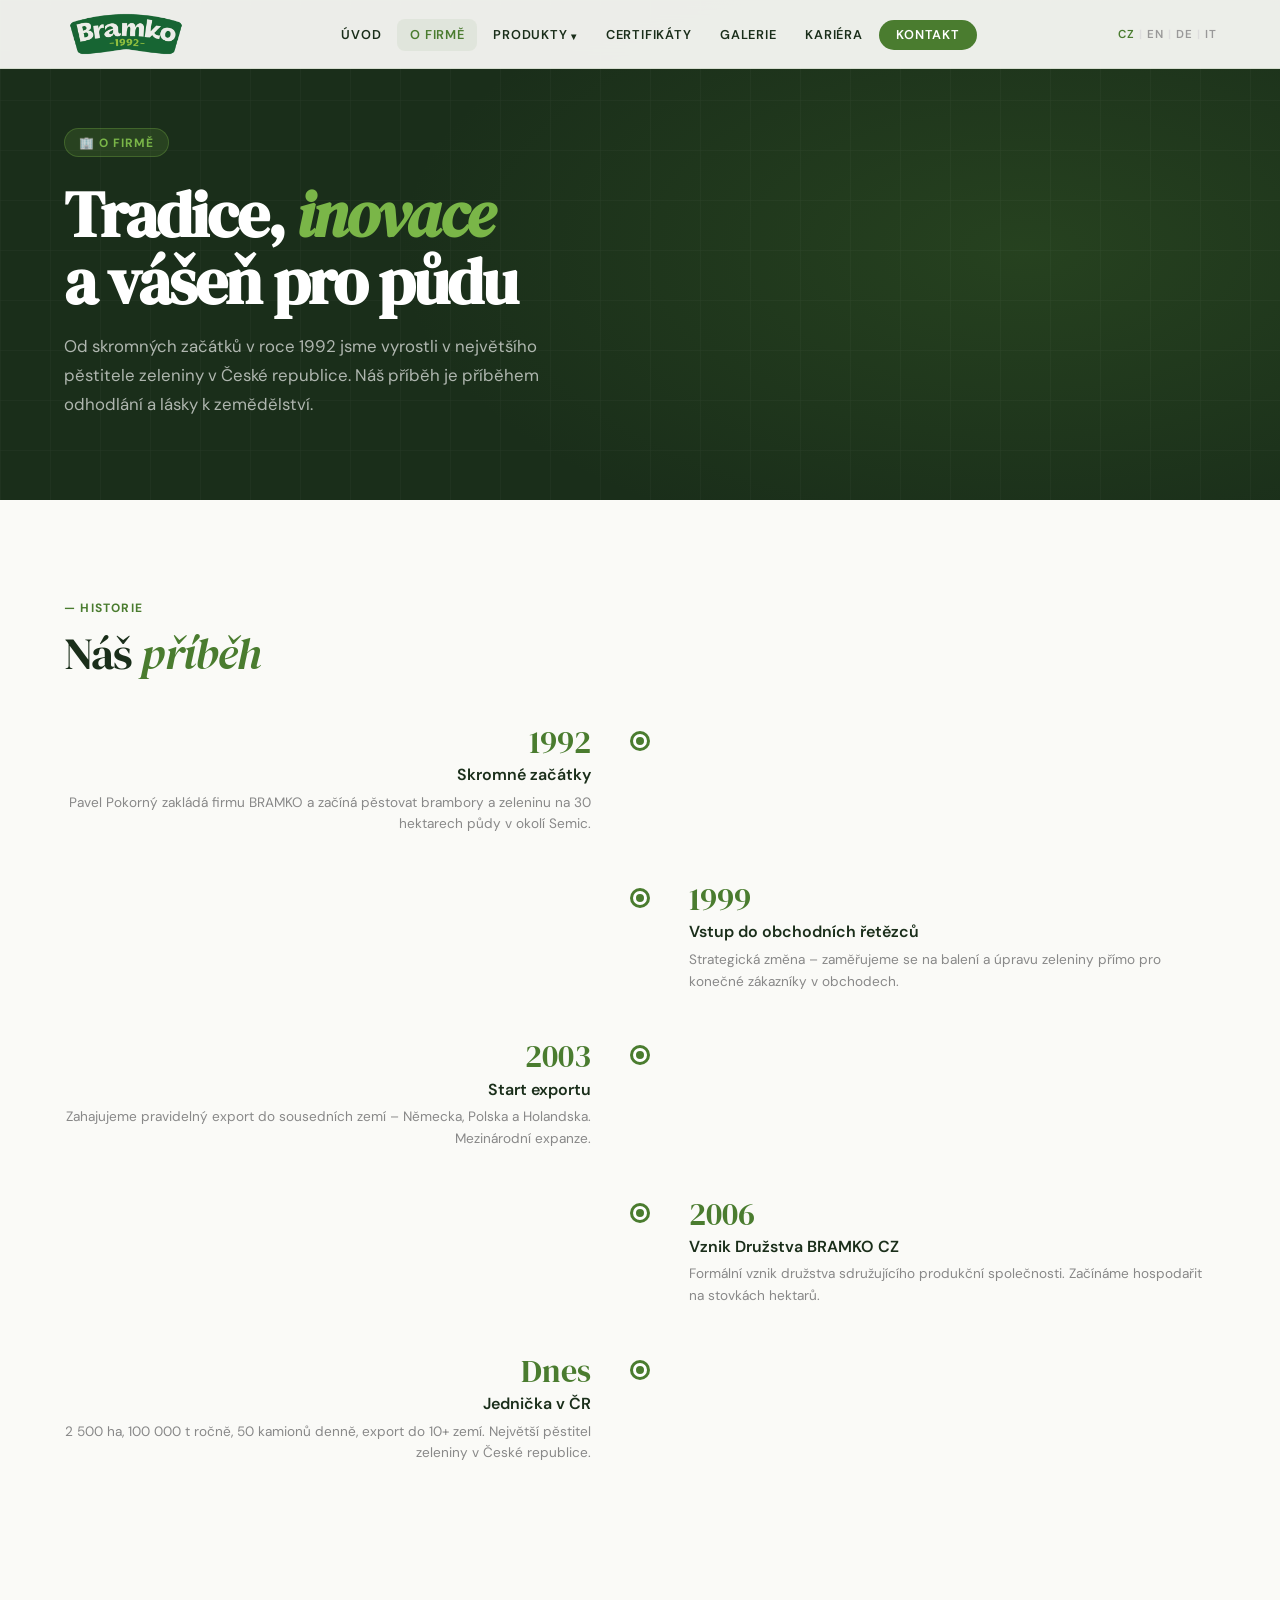
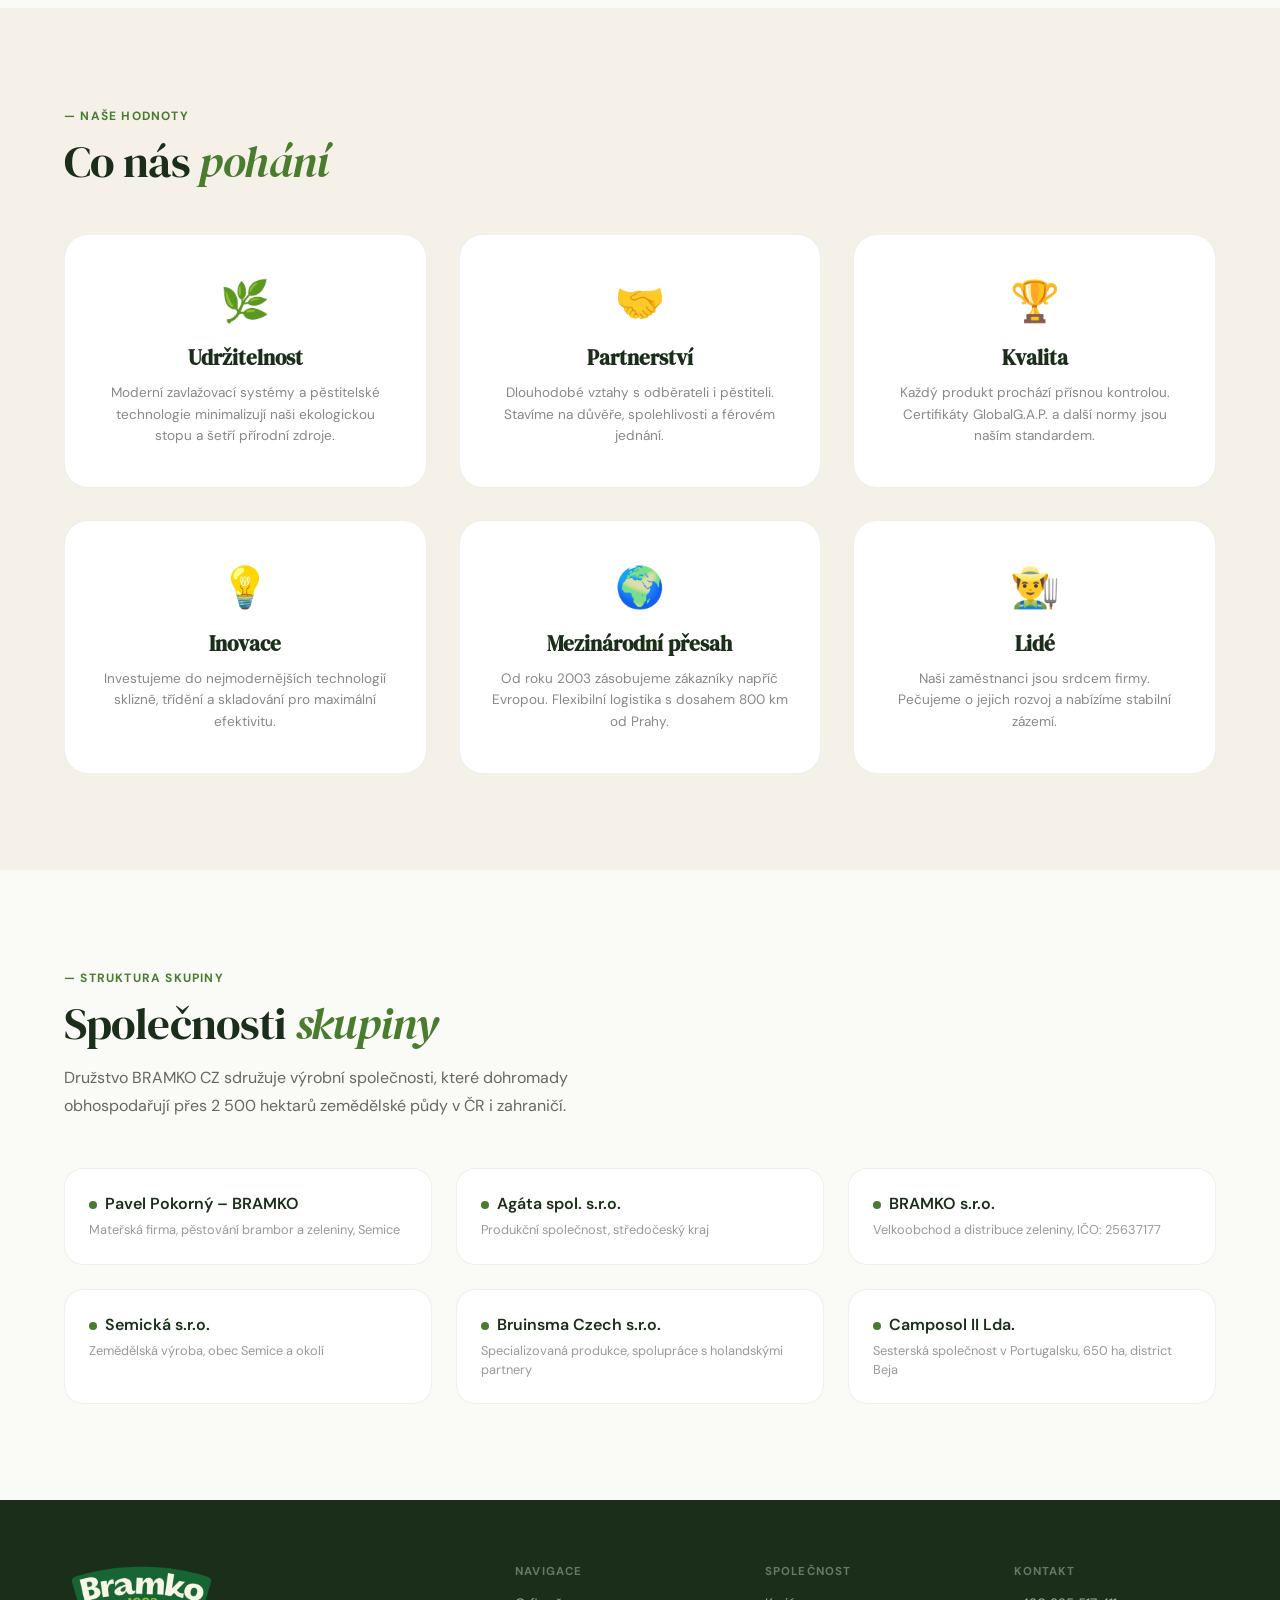
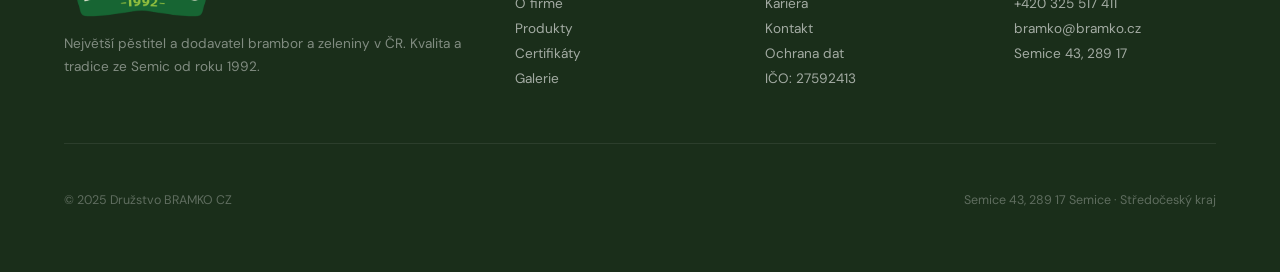
<file: o-firme.html>
<!DOCTYPE html>
<html lang="cs">
<head>
<meta charset="UTF-8">
<meta name="viewport" content="width=device-width, initial-scale=1.0">
<title>O firmě – BRAMKO CZ</title>
<link rel="preconnect" href="https://fonts.googleapis.com">
<link href="https://fonts.googleapis.com/css2?family=DM+Serif+Display:ital@0;1&family=DM+Sans:opsz,wght@9..40,300;9..40,400;9..40,500;9..40,600&display=swap" rel="stylesheet">
<link rel="stylesheet" href="style.css">
<style>
.timeline { padding: 6rem 4rem; }
.tl-grid { display: grid; grid-template-columns: 1fr 2px 1fr; gap: 0 3rem; position: relative; }
.tl-line { background: linear-gradient(to bottom, var(--green-fresh), rgba(74,124,47,.2)); border-radius: 2px; }
.tl-item { margin-bottom: 3rem; }
.tl-item.right { grid-column: 3; }
.tl-item.left { grid-column: 1; text-align: right; }
.tl-year { font-family:'DM Serif Display',serif; font-size:2rem; color:var(--green-fresh); line-height:1; margin-bottom:.4rem; }
.tl-title { font-weight:600; color:var(--green-deep); margin-bottom:.4rem; }
.tl-desc { font-size:.85rem; color:#888; line-height:1.6; }
.tl-dot {
  grid-column: 2; width:14px; height:14px; background:var(--green-fresh);
  border-radius:50%; border:3px solid white; box-shadow:0 0 0 3px var(--green-fresh);
  align-self:start; margin-top:.5rem; justify-self:center;
}

.values { padding: 6rem 4rem; background: var(--cream); }
.values-grid { display:grid; grid-template-columns:repeat(3,1fr); gap:2rem; margin-top:3rem; }
.value-card {
  background:white; border-radius:1.5rem; padding:2.5rem 2rem;
  border:1px solid rgba(74,124,47,.1); text-align:center; transition:all .3s;
}
.value-card:hover { transform:translateY(-6px); box-shadow:0 20px 50px rgba(26,46,26,.1); }
.value-icon { font-size:2.5rem; margin-bottom:1rem; }
.value-card h3 { font-family:'DM Serif Display',serif; font-size:1.3rem; color:var(--green-deep); margin-bottom:.6rem; }
.value-card p { font-size:.85rem; color:#888; line-height:1.6; }

.companies { padding: 6rem 4rem; }
.comp-grid { display:grid; grid-template-columns:repeat(3,1fr); gap:1.5rem; margin-top:3rem; }
.comp-card {
  background:white; border-radius:1.2rem; padding:1.5rem;
  border:1px solid rgba(74,124,47,.1); transition:all .2s;
}
.comp-card:hover { border-color:var(--green-fresh); background:rgba(74,124,47,.02); }
.comp-card h4 { font-weight:600; color:var(--green-deep); margin-bottom:.4rem; }
.comp-card p { font-size:.8rem; color:#999; line-height:1.5; }
.comp-dot { width:8px; height:8px; border-radius:50%; background:var(--green-fresh); display:inline-block; margin-right:.5rem; }
</style>
</head>
<body>
<main>

<div class="page-hero">
  <div class="page-hero-grid"></div>
  <div class="page-hero-inner">
    <div class="page-hero-tag">🏢 O firmě</div>
    <h1>Tradice, <em>inovace</em><br>a vášeň pro půdu</h1>
    <p>Od skromných začátků v roce 1992 jsme vyrostli v největšího pěstitele zeleniny v České republice. Náš příběh je příběhem odhodlání a lásky k zemědělství.</p>
  </div>
</div>

<!-- Timeline -->
<section class="timeline">
  <div class="section-tag">— Historie</div>
  <div class="section-title" style="margin-bottom:3rem">Náš <em>příběh</em></div>

  <div class="tl-grid">
    <div class="tl-item left reveal">
      <div class="tl-year">1992</div>
      <div class="tl-title">Skromné začátky</div>
      <div class="tl-desc">Pavel Pokorný zakládá firmu BRAMKO a začíná pěstovat brambory a zeleninu na 30 hektarech půdy v okolí Semic.</div>
    </div>
    <div class="tl-dot"></div>
    <div></div>

    <div></div>
    <div class="tl-dot"></div>
    <div class="tl-item right reveal">
      <div class="tl-year">1999</div>
      <div class="tl-title">Vstup do obchodních řetězců</div>
      <div class="tl-desc">Strategická změna – zaměřujeme se na balení a úpravu zeleniny přímo pro konečné zákazníky v obchodech.</div>
    </div>

    <div class="tl-item left reveal">
      <div class="tl-year">2003</div>
      <div class="tl-title">Start exportu</div>
      <div class="tl-desc">Zahajujeme pravidelný export do sousedních zemí – Německa, Polska a Holandska. Mezinárodní expanze.</div>
    </div>
    <div class="tl-dot"></div>
    <div></div>

    <div></div>
    <div class="tl-dot"></div>
    <div class="tl-item right reveal">
      <div class="tl-year">2006</div>
      <div class="tl-title">Vznik Družstva BRAMKO CZ</div>
      <div class="tl-desc">Formální vznik družstva sdružujícího produkční společnosti. Začínáme hospodařit na stovkách hektarů.</div>
    </div>

    <div class="tl-item left reveal">
      <div class="tl-year">Dnes</div>
      <div class="tl-title">Jednička v ČR</div>
      <div class="tl-desc">2 500 ha, 100 000 t ročně, 50 kamionů denně, export do 10+ zemí. Největší pěstitel zeleniny v České republice.</div>
    </div>
    <div class="tl-dot"></div>
    <div></div>
  </div>
</section>

<!-- Values -->
<section class="values">
  <div class="section-tag">— Naše hodnoty</div>
  <div class="section-title">Co nás <em>pohání</em></div>
  <div class="values-grid">
    <div class="value-card reveal">
      <div class="value-icon">🌿</div>
      <h3>Udržitelnost</h3>
      <p>Moderní zavlažovací systémy a pěstitelské technologie minimalizují naši ekologickou stopu a šetří přírodní zdroje.</p>
    </div>
    <div class="value-card reveal" style="transition-delay:.1s">
      <div class="value-icon">🤝</div>
      <h3>Partnerství</h3>
      <p>Dlouhodobé vztahy s odběrateli i pěstiteli. Stavíme na důvěře, spolehlivosti a férovém jednání.</p>
    </div>
    <div class="value-card reveal" style="transition-delay:.2s">
      <div class="value-icon">🏆</div>
      <h3>Kvalita</h3>
      <p>Každý produkt prochází přísnou kontrolou. Certifikáty GlobalG.A.P. a další normy jsou naším standardem.</p>
    </div>
    <div class="value-card reveal" style="transition-delay:.3s">
      <div class="value-icon">💡</div>
      <h3>Inovace</h3>
      <p>Investujeme do nejmodernějších technologií sklizně, třídění a skladování pro maximální efektivitu.</p>
    </div>
    <div class="value-card reveal" style="transition-delay:.4s">
      <div class="value-icon">🌍</div>
      <h3>Mezinárodní přesah</h3>
      <p>Od roku 2003 zásobujeme zákazníky napříč Evropou. Flexibilní logistika s dosahem 800 km od Prahy.</p>
    </div>
    <div class="value-card reveal" style="transition-delay:.5s">
      <div class="value-icon">👨‍🌾</div>
      <h3>Lidé</h3>
      <p>Naši zaměstnanci jsou srdcem firmy. Pečujeme o jejich rozvoj a nabízíme stabilní zázemí.</p>
    </div>
  </div>
</section>

<!-- Member companies -->
<section class="companies">
  <div class="section-tag">— Struktura skupiny</div>
  <div class="section-title">Společnosti <em>skupiny</em></div>
  <p style="color:#666;line-height:1.75;max-width:560px;margin-top:.5rem;margin-bottom:2rem">Družstvo BRAMKO CZ sdružuje výrobní společnosti, které dohromady obhospodařují přes 2 500 hektarů zemědělské půdy v ČR i zahraničí.</p>
  <div class="comp-grid">
    <div class="comp-card reveal"><h4><span class="comp-dot"></span>Pavel Pokorný – BRAMKO</h4><p>Mateřská firma, pěstování brambor a zeleniny, Semice</p></div>
    <div class="comp-card reveal" style="transition-delay:.1s"><h4><span class="comp-dot"></span>Agáta spol. s.r.o.</h4><p>Produkční společnost, středočeský kraj</p></div>
    <div class="comp-card reveal" style="transition-delay:.2s"><h4><span class="comp-dot"></span>BRAMKO s.r.o.</h4><p>Velkoobchod a distribuce zeleniny, IČO: 25637177</p></div>
    <div class="comp-card reveal" style="transition-delay:.3s"><h4><span class="comp-dot"></span>Semická s.r.o.</h4><p>Zemědělská výroba, obec Semice a okolí</p></div>
    <div class="comp-card reveal" style="transition-delay:.4s"><h4><span class="comp-dot"></span>Bruinsma Czech s.r.o.</h4><p>Specializovaná produkce, spolupráce s holandskými partnery</p></div>
    <div class="comp-card reveal" style="transition-delay:.5s"><h4><span class="comp-dot"></span>Camposol II Lda.</h4><p>Sesterská společnost v Portugalsku, 650 ha, district Beja</p></div>
  </div>
</section>

</main>
<script src="shared.js"></script>
<script>initPage('o-firme');</script>
</body>
</html>
<style>
@media (max-width: 768px) {
  .timeline { padding: 3rem 1.2rem; }
  .tl-grid { grid-template-columns: 1fr; gap: 0; }
  .tl-line, .tl-dot { display: none; }
  .tl-item.left, .tl-item.right { grid-column: 1; text-align: left; margin-bottom: 2rem; }
  .values { padding: 3rem 1.2rem; }
  .values-grid { grid-template-columns: 1fr; gap: 1rem; }
  .companies { padding: 3rem 1.2rem; }
  .comp-grid { grid-template-columns: 1fr; }
}
</style>
</file>
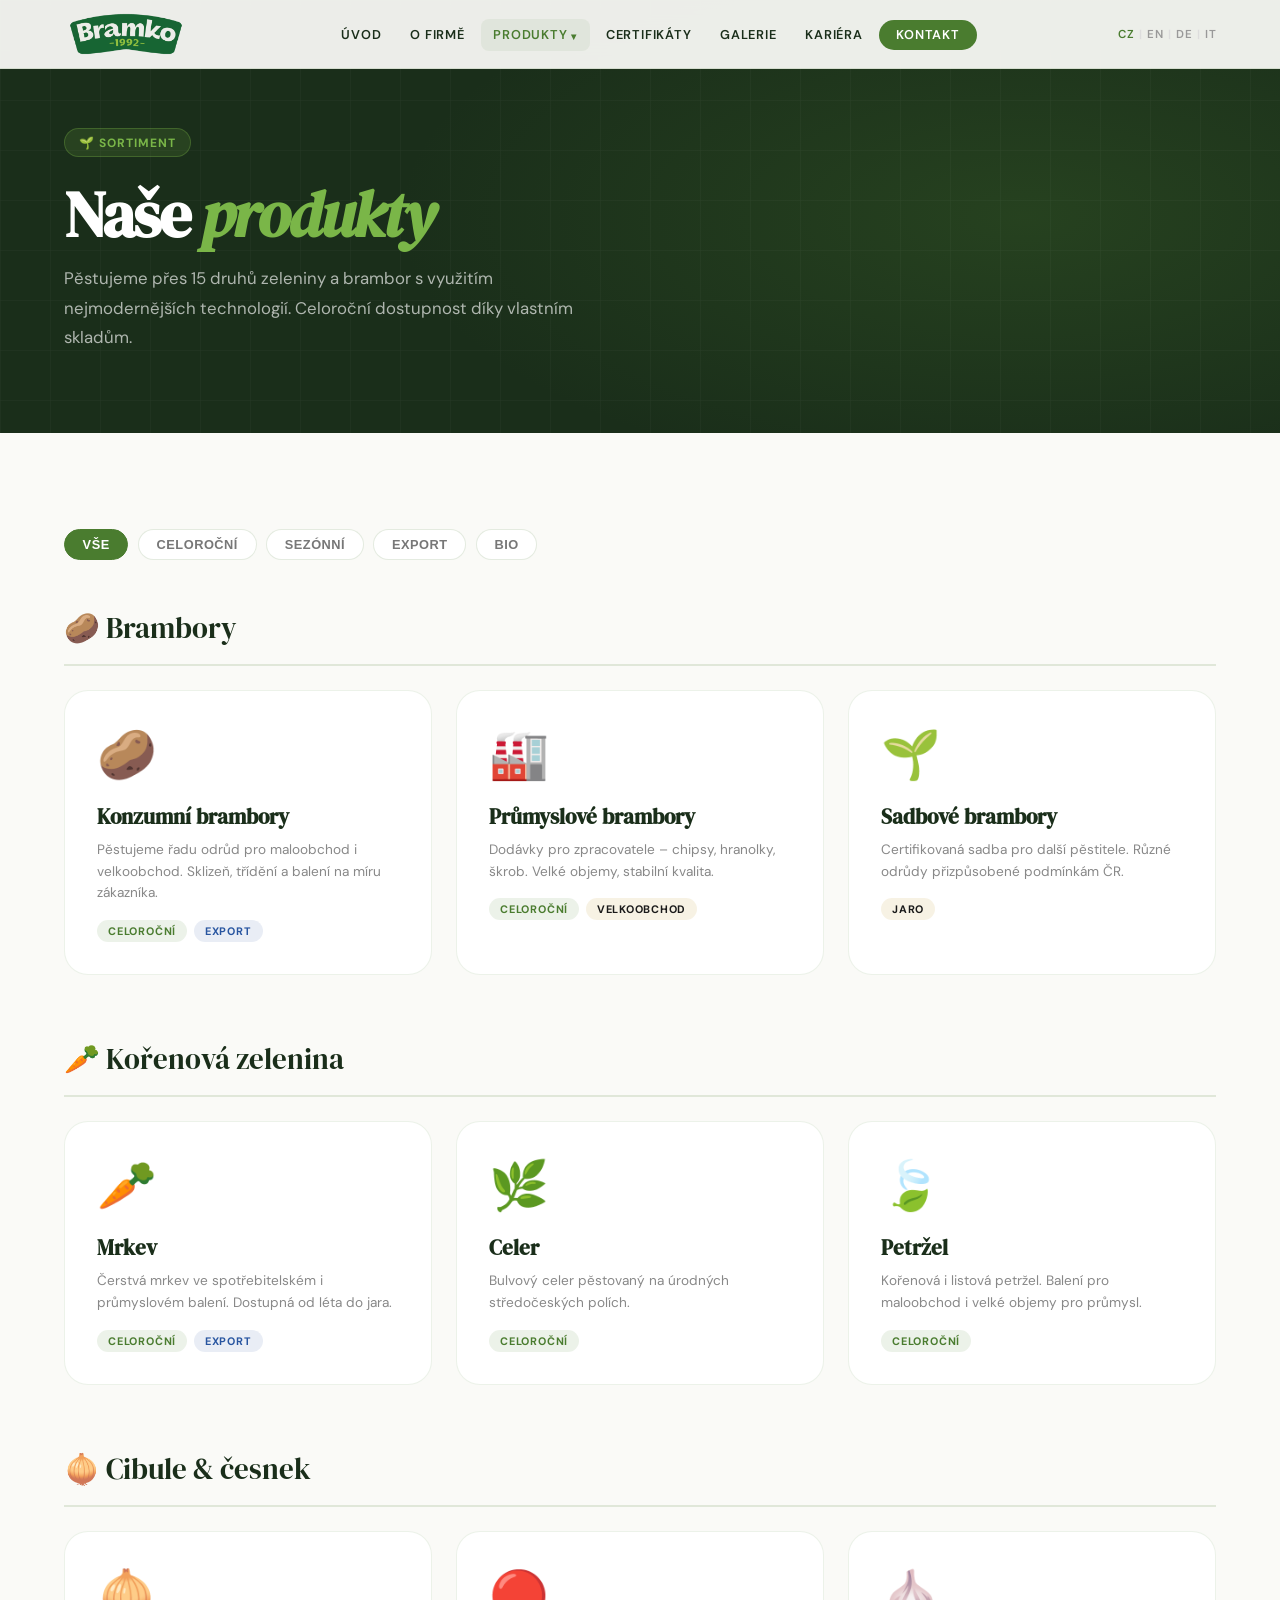
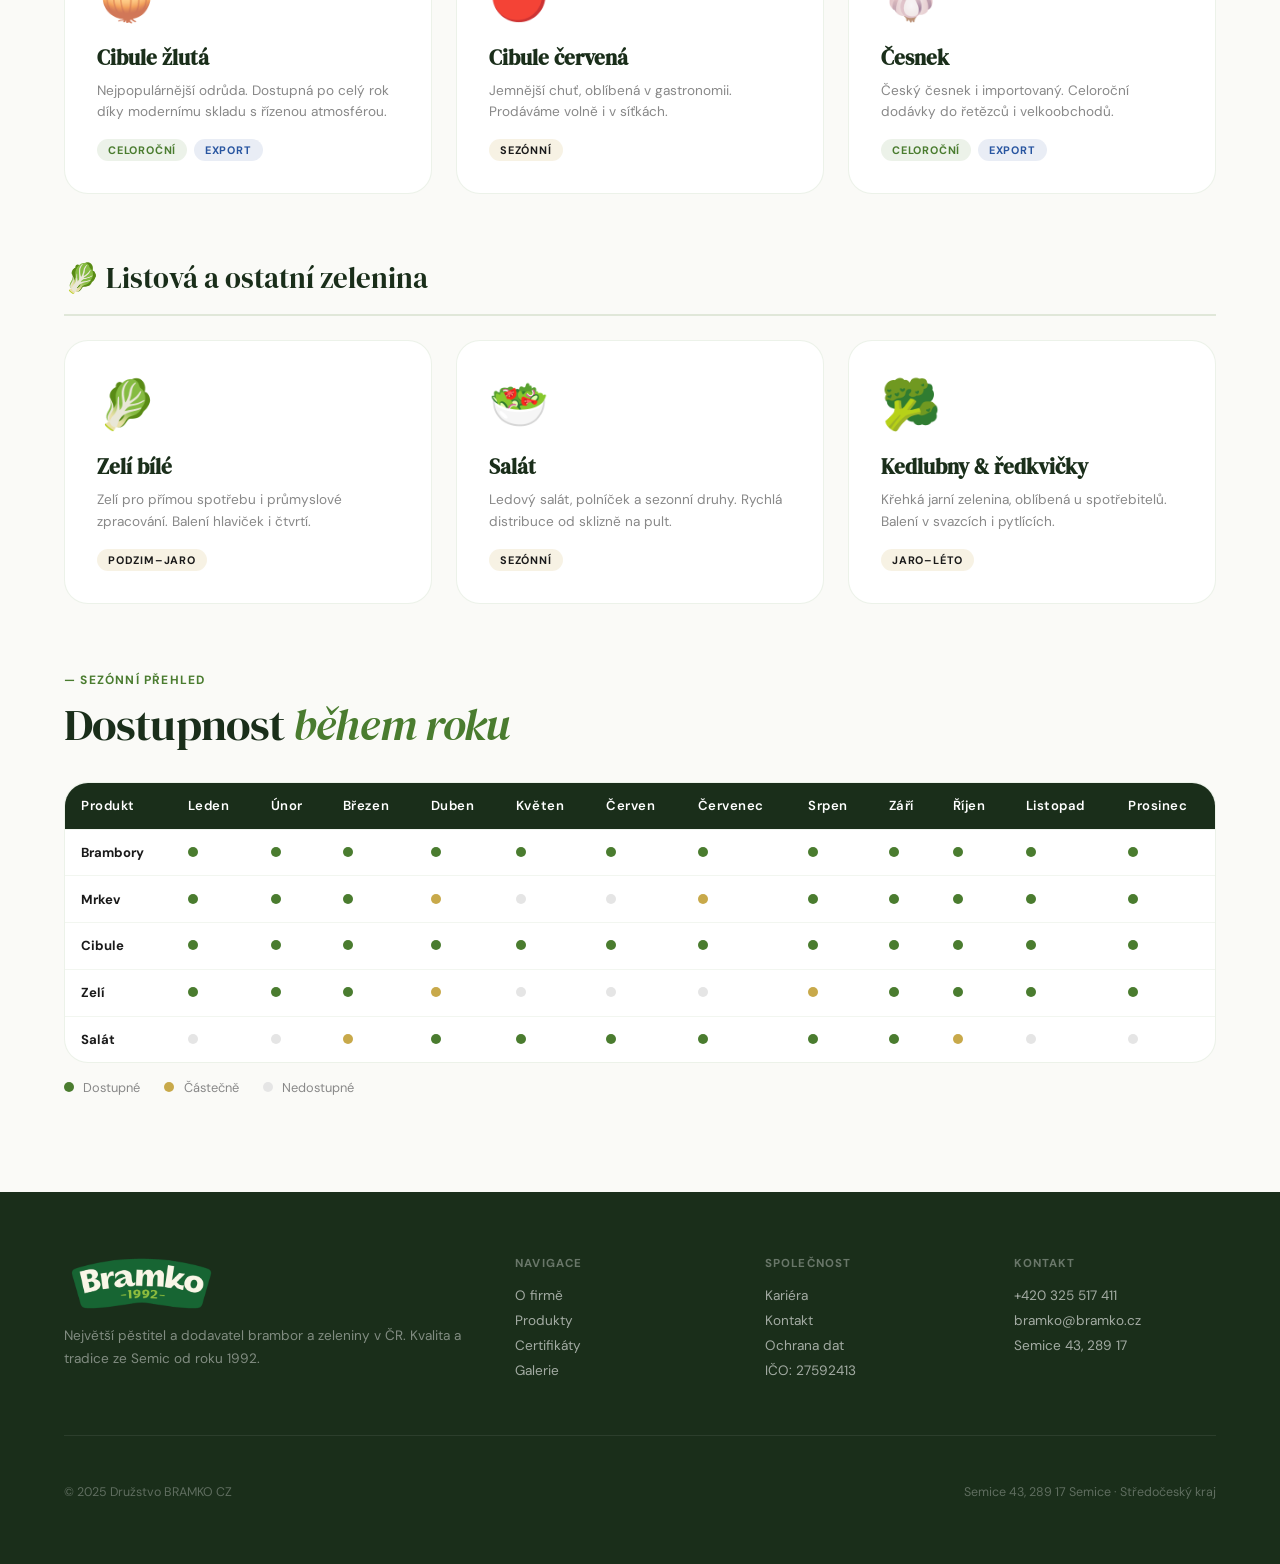
<file: produkty.html>
<!DOCTYPE html>
<html lang="cs">
<head>
<meta charset="UTF-8">
<meta name="viewport" content="width=device-width, initial-scale=1.0">
<title>Produkty – BRAMKO CZ</title>
<link rel="preconnect" href="https://fonts.googleapis.com">
<link href="https://fonts.googleapis.com/css2?family=DM+Serif+Display:ital@0;1&family=DM+Sans:opsz,wght@9..40,300;9..40,400;9..40,500;9..40,600&display=swap" rel="stylesheet">
<link rel="stylesheet" href="style.css">
<style>
.products-full { padding: 6rem 4rem; }
.cat-title {
  font-family: 'DM Serif Display', serif;
  font-size: 1.8rem; color: var(--green-deep);
  margin-bottom: 1.5rem; padding-bottom: 1rem;
  border-bottom: 2px solid rgba(74,124,47,.15);
  display: flex; align-items: center; gap: .7rem;
}
.prod-grid { display: grid; grid-template-columns: repeat(3,1fr); gap: 1.5rem; margin-bottom: 4rem; }
.prod-full-card {
  background: white; border-radius: 1.5rem; padding: 2rem;
  border: 1px solid rgba(74,124,47,.1); transition: all .3s;
}
.prod-full-card:hover { transform: translateY(-5px); box-shadow: 0 20px 50px rgba(26,46,26,.1); border-color: var(--green-fresh); }
.prod-full-card .emoji { font-size: 3rem; margin-bottom: 1rem; display: block; }
.prod-full-card h3 { font-family:'DM Serif Display',serif; font-size:1.3rem; color:var(--green-deep); margin-bottom:.5rem; }
.prod-full-card p { font-size:.85rem; color:#888; line-height:1.6; margin-bottom:1rem; }
.prod-full-card .tags { display:flex; flex-wrap:wrap; gap:.4rem; }
.prod-full-card .tag {
  font-size:.68rem; font-weight:700; letter-spacing:.07em; text-transform:uppercase;
  padding:.25rem .7rem; border-radius:1rem;
}
.tag-green { color:var(--green-fresh); background:rgba(74,124,47,.1); }
.tag-gold { color:var(--soil); background:rgba(200,169,74,.15); }
.tag-blue { color:#2855a0; background:rgba(40,85,160,.1); }

.filter-bar {
  display: flex; gap: .6rem; flex-wrap: wrap; margin-bottom: 3rem;
}
.filter-btn {
  padding: .45rem 1.1rem; border-radius: 2rem; border: 1.5px solid var(--border);
  font-size: .8rem; font-weight: 600; letter-spacing: .04em; text-transform: uppercase;
  color: #777; background: white; cursor: pointer; transition: all .2s;
}
.filter-btn:hover, .filter-btn.active {
  background: var(--green-fresh); color: white; border-color: var(--green-fresh);
}

.season-table {
  background: white; border-radius: 1.5rem; overflow: hidden;
  border: 1px solid rgba(74,124,47,.1); margin-top: 2rem;
}
.season-table table { width:100%; border-collapse:collapse; }
.season-table th, .season-table td { padding:.9rem 1rem; font-size:.82rem; border-bottom:1px solid rgba(74,124,47,.07); }
.season-table th { background:var(--green-deep); color:white; font-weight:600; letter-spacing:.04em; text-align:left; }
.season-table tr:last-child td { border:none; }
.season-table tr:hover td { background:rgba(74,124,47,.03); }
.dot-yes { display:inline-block; width:10px; height:10px; border-radius:50%; background:var(--green-fresh); }
.dot-no { display:inline-block; width:10px; height:10px; border-radius:50%; background:#e5e5e5; }
.dot-part { display:inline-block; width:10px; height:10px; border-radius:50%; background:var(--gold); }
</style>
</head>
<body>
<main>

<div class="page-hero">
  <div class="page-hero-grid"></div>
  <div class="page-hero-inner">
    <div class="page-hero-tag">🌱 Sortiment</div>
    <h1>Naše <em>produkty</em></h1>
    <p>Pěstujeme přes 15 druhů zeleniny a brambor s využitím nejmodernějších technologií. Celoroční dostupnost díky vlastním skladům.</p>
  </div>
</div>

<section class="products-full">

  <div class="filter-bar reveal">
    <button class="filter-btn active" onclick="filterAll(this)">Vše</button>
    <button class="filter-btn" onclick="filterAll(this)">Celoroční</button>
    <button class="filter-btn" onclick="filterAll(this)">Sezónní</button>
    <button class="filter-btn" onclick="filterAll(this)">Export</button>
    <button class="filter-btn" onclick="filterAll(this)">Bio</button>
  </div>

  <!-- Brambory -->
  <div id="brambory">
    <div class="cat-title reveal">🥔 Brambory</div>
    <div class="prod-grid">
      <div class="prod-full-card reveal">
        <span class="emoji">🥔</span>
        <h3>Konzumní brambory</h3>
        <p>Pěstujeme řadu odrůd pro maloobchod i velkoobchod. Sklizeň, třídění a balení na míru zákazníka.</p>
        <div class="tags"><span class="tag tag-green">Celoroční</span><span class="tag tag-blue">Export</span></div>
      </div>
      <div class="prod-full-card reveal" style="transition-delay:.1s">
        <span class="emoji">🏭</span>
        <h3>Průmyslové brambory</h3>
        <p>Dodávky pro zpracovatele – chipsy, hranolky, škrob. Velké objemy, stabilní kvalita.</p>
        <div class="tags"><span class="tag tag-green">Celoroční</span><span class="tag tag-gold">Velkoobchod</span></div>
      </div>
      <div class="prod-full-card reveal" style="transition-delay:.2s">
        <span class="emoji">🌱</span>
        <h3>Sadbové brambory</h3>
        <p>Certifikovaná sadba pro další pěstitele. Různé odrůdy přizpůsobené podmínkám ČR.</p>
        <div class="tags"><span class="tag tag-gold">Jaro</span></div>
      </div>
    </div>
  </div>

  <!-- Kořenová zelenina -->
  <div id="zelenina">
    <div class="cat-title reveal">🥕 Kořenová zelenina</div>
    <div class="prod-grid">
      <div class="prod-full-card reveal">
        <span class="emoji">🥕</span>
        <h3>Mrkev</h3>
        <p>Čerstvá mrkev ve spotřebitelském i průmyslovém balení. Dostupná od léta do jara.</p>
        <div class="tags"><span class="tag tag-green">Celoroční</span><span class="tag tag-blue">Export</span></div>
      </div>
      <div class="prod-full-card reveal" style="transition-delay:.1s">
        <span class="emoji">🌿</span>
        <h3>Celer</h3>
        <p>Bulvový celer pěstovaný na úrodných středočeských polích.</p>
        <div class="tags"><span class="tag tag-green">Celoroční</span></div>
      </div>
      <div class="prod-full-card reveal" style="transition-delay:.2s">
        <span class="emoji">🍃</span>
        <h3>Petržel</h3>
        <p>Kořenová i listová petržel. Balení pro maloobchod i velké objemy pro průmysl.</p>
        <div class="tags"><span class="tag tag-green">Celoroční</span></div>
      </div>
    </div>
  </div>

  <!-- Cibule & česnek -->
  <div id="dalsi">
    <div class="cat-title reveal">🧅 Cibule & česnek</div>
    <div class="prod-grid">
      <div class="prod-full-card reveal">
        <span class="emoji">🧅</span>
        <h3>Cibule žlutá</h3>
        <p>Nejpopulárnější odrůda. Dostupná po celý rok díky modernímu skladu s řízenou atmosférou.</p>
        <div class="tags"><span class="tag tag-green">Celoroční</span><span class="tag tag-blue">Export</span></div>
      </div>
      <div class="prod-full-card reveal" style="transition-delay:.1s">
        <span class="emoji">🔴</span>
        <h3>Cibule červená</h3>
        <p>Jemnější chuť, oblíbená v gastronomii. Prodáváme volně i v síťkách.</p>
        <div class="tags"><span class="tag tag-gold">Sezónní</span></div>
      </div>
      <div class="prod-full-card reveal" style="transition-delay:.2s">
        <span class="emoji">🧄</span>
        <h3>Česnek</h3>
        <p>Český česnek i importovaný. Celoroční dodávky do řetězců i velkoobchodů.</p>
        <div class="tags"><span class="tag tag-green">Celoroční</span><span class="tag tag-blue">Export</span></div>
      </div>
    </div>
  </div>

  <!-- Listová zelenina -->
  <div id="listova">
    <div class="cat-title reveal">🥬 Listová a ostatní zelenina</div>
    <div class="prod-grid">
      <div class="prod-full-card reveal">
        <span class="emoji">🥬</span>
        <h3>Zelí bílé</h3>
        <p>Zelí pro přímou spotřebu i průmyslové zpracování. Balení hlaviček i čtvrtí.</p>
        <div class="tags"><span class="tag tag-gold">Podzim–jaro</span></div>
      </div>
      <div class="prod-full-card reveal" style="transition-delay:.1s">
        <span class="emoji">🥗</span>
        <h3>Salát</h3>
        <p>Ledový salát, polníček a sezonní druhy. Rychlá distribuce od sklizně na pult.</p>
        <div class="tags"><span class="tag tag-gold">Sezónní</span></div>
      </div>
      <div class="prod-full-card reveal" style="transition-delay:.2s">
        <span class="emoji">🥦</span>
        <h3>Kedlubny & ředkvičky</h3>
        <p>Křehká jarní zelenina, oblíbená u spotřebitelů. Balení v svazcích i pytlících.</p>
        <div class="tags"><span class="tag tag-gold">Jaro–léto</span></div>
      </div>
    </div>
  </div>

  <!-- Seasonal table -->
  <div class="reveal" style="margin-top:2rem">
    <div class="section-tag">— Sezónní přehled</div>
    <div class="section-title" style="margin-bottom:1.5rem">Dostupnost <em>během roku</em></div>
    <div class="season-table">
      <table>
        <tr>
          <th>Produkt</th>
          <th>Leden</th><th>Únor</th><th>Březen</th><th>Duben</th>
          <th>Květen</th><th>Červen</th><th>Červenec</th><th>Srpen</th>
          <th>Září</th><th>Říjen</th><th>Listopad</th><th>Prosinec</th>
        </tr>
        <tr><td><b>Brambory</b></td><td><span class="dot-yes"></span></td><td><span class="dot-yes"></span></td><td><span class="dot-yes"></span></td><td><span class="dot-yes"></span></td><td><span class="dot-yes"></span></td><td><span class="dot-yes"></span></td><td><span class="dot-yes"></span></td><td><span class="dot-yes"></span></td><td><span class="dot-yes"></span></td><td><span class="dot-yes"></span></td><td><span class="dot-yes"></span></td><td><span class="dot-yes"></span></td></tr>
        <tr><td><b>Mrkev</b></td><td><span class="dot-yes"></span></td><td><span class="dot-yes"></span></td><td><span class="dot-yes"></span></td><td><span class="dot-part"></span></td><td><span class="dot-no"></span></td><td><span class="dot-no"></span></td><td><span class="dot-part"></span></td><td><span class="dot-yes"></span></td><td><span class="dot-yes"></span></td><td><span class="dot-yes"></span></td><td><span class="dot-yes"></span></td><td><span class="dot-yes"></span></td></tr>
        <tr><td><b>Cibule</b></td><td><span class="dot-yes"></span></td><td><span class="dot-yes"></span></td><td><span class="dot-yes"></span></td><td><span class="dot-yes"></span></td><td><span class="dot-yes"></span></td><td><span class="dot-yes"></span></td><td><span class="dot-yes"></span></td><td><span class="dot-yes"></span></td><td><span class="dot-yes"></span></td><td><span class="dot-yes"></span></td><td><span class="dot-yes"></span></td><td><span class="dot-yes"></span></td></tr>
        <tr><td><b>Zelí</b></td><td><span class="dot-yes"></span></td><td><span class="dot-yes"></span></td><td><span class="dot-yes"></span></td><td><span class="dot-part"></span></td><td><span class="dot-no"></span></td><td><span class="dot-no"></span></td><td><span class="dot-no"></span></td><td><span class="dot-part"></span></td><td><span class="dot-yes"></span></td><td><span class="dot-yes"></span></td><td><span class="dot-yes"></span></td><td><span class="dot-yes"></span></td></tr>
        <tr><td><b>Salát</b></td><td><span class="dot-no"></span></td><td><span class="dot-no"></span></td><td><span class="dot-part"></span></td><td><span class="dot-yes"></span></td><td><span class="dot-yes"></span></td><td><span class="dot-yes"></span></td><td><span class="dot-yes"></span></td><td><span class="dot-yes"></span></td><td><span class="dot-yes"></span></td><td><span class="dot-part"></span></td><td><span class="dot-no"></span></td><td><span class="dot-no"></span></td></tr>
      </table>
    </div>
    <div style="display:flex;gap:1.5rem;margin-top:1rem;font-size:.8rem;color:#888">
      <span><span class="dot-yes" style="display:inline-block;margin-right:.4rem"></span> Dostupné</span>
      <span><span class="dot-part" style="display:inline-block;margin-right:.4rem;background:var(--gold)"></span> Částečně</span>
      <span><span class="dot-no" style="display:inline-block;margin-right:.4rem"></span> Nedostupné</span>
    </div>
  </div>

</section>
</main>

<script src="shared.js"></script>
<script>
initPage('produkty');
function filterAll(btn) {
  document.querySelectorAll('.filter-btn').forEach(b => b.classList.remove('active'));
  btn.classList.add('active');
}
// Smooth scroll to anchor on load
if (window.location.hash) {
  setTimeout(() => {
    const el = document.querySelector(window.location.hash);
    if (el) el.scrollIntoView({behavior:'smooth'});
  }, 400);
}
</script>
</body>
</html>
<style>
@media (max-width: 768px) {
  .prod-grid { grid-template-columns: 1fr; }
  .products-full { padding: 3rem 1.2rem; }
  .filter-bar { gap: .4rem; }
  .filter-btn { font-size: .72rem; padding: .38rem .8rem; }
  .season-table { overflow-x: auto; }
  .season-table table { min-width: 600px; }
}
</style>
</file>
<file: style.css>
@import url('https://fonts.googleapis.com/css2?family=DM+Serif+Display:ital@0;1&family=DM+Sans:opsz,wght@9..40,300;9..40,400;9..40,500;9..40,600&display=swap');

:root {
  --green-deep: #1a2e1a;
  --green-mid: #2d5016;
  --green-fresh: #4a7c2f;
  --green-light: #7ab648;
  --cream: #f5f0e8;
  --cream-warm: #ede5d0;
  --gold: #c8a94a;
  --white: #fafaf7;
  --text: #1a1a1a;
  --text-muted: #666;
  --border: rgba(74,124,47,0.15);
}

*, *::before, *::after { margin: 0; padding: 0; box-sizing: border-box; }
html { scroll-behavior: smooth; }
body {
  font-family: 'DM Sans', sans-serif;
  background: var(--white);
  color: var(--text);
  overflow-x: hidden;
}

/* ── NAV ── */
nav {
  position: fixed; top: 0; width: 100%; z-index: 200;
  background: rgba(250,250,247,0.94);
  backdrop-filter: blur(14px);
  border-bottom: 1px solid var(--border);
  animation: slideDown .6s ease both;
}
@keyframes slideDown { from{transform:translateY(-100%);opacity:0} to{transform:none;opacity:1} }

.nav-inner {
  display: flex; align-items: center; justify-content: space-between;
  padding: 0 4rem; height: 68px;
}

.logo {
  font-family: 'DM Serif Display', serif;
  font-size: 1.55rem; letter-spacing: -.02em;
  color: var(--green-deep); text-decoration: none;
  display: flex; align-items: baseline; gap: .15em;
}
.logo span { color: var(--green-fresh); }
.logo small {
  font-family: 'DM Sans', sans-serif; font-size: .6rem;
  letter-spacing: .12em; text-transform: uppercase;
  color: #999; margin-left: .4rem; font-weight: 500;
}

.nav-links { display: flex; align-items: center; gap: .2rem; list-style: none; }
.nav-links a {
  text-decoration: none; font-size: .8rem; font-weight: 600;
  letter-spacing: .06em; text-transform: uppercase;
  color: var(--green-deep); padding: .45rem .8rem; border-radius: .5rem;
  transition: all .2s; position: relative;
}
.nav-links a:hover, .nav-links a.active { color: var(--green-fresh); background: rgba(74,124,47,.07); }

/* Dropdown */
.has-drop { position: relative; }
.has-drop > a::after { content: ' ▾'; font-size: .65rem; }
.dropdown {
  position: absolute; top: calc(100% + .5rem); left: 0;
  background: white; border-radius: 1rem;
  box-shadow: 0 20px 60px rgba(0,0,0,.12);
  border: 1px solid var(--border);
  min-width: 200px; padding: .5rem;
  opacity: 0; pointer-events: none; transform: translateY(-8px);
  transition: all .25s ease;
}
.has-drop:hover .dropdown { opacity: 1; pointer-events: all; transform: none; }
.dropdown a {
  display: flex; align-items: center; gap: .6rem;
  font-size: .82rem; padding: .6rem .9rem; border-radius: .6rem;
  white-space: nowrap; text-transform: none; letter-spacing: 0; font-weight: 500;
}
.dropdown a .di { font-size: 1.1rem; }

.nav-lang {
  display: flex; gap: .3rem; align-items: center; font-size: .72rem;
  font-weight: 600; letter-spacing: .04em;
}
.nav-lang a { color: #999; text-decoration: none; transition: color .2s; }
.nav-lang a:hover, .nav-lang a.active-lang { color: var(--green-fresh); }
.nav-lang span { color: #ddd; }

/* ── HERO (shared) ── */
.page-hero {
  padding: 8rem 4rem 5rem;
  background: var(--green-deep);
  position: relative; overflow: hidden;
}
.page-hero::before {
  content: '';
  position: absolute; inset: 0;
  background: radial-gradient(ellipse 70% 90% at 80% 50%, rgba(74,124,47,.25), transparent 70%);
}
.page-hero-grid {
  position: absolute; inset: 0; opacity: .05;
  background-image: linear-gradient(rgba(255,255,255,.5) 1px, transparent 1px),
    linear-gradient(90deg,rgba(255,255,255,.5) 1px,transparent 1px);
  background-size: 50px 50px;
}
.page-hero-inner { position: relative; z-index: 1; max-width: 700px; }
.page-hero-tag {
  display: inline-flex; align-items: center; gap: .5rem;
  background: rgba(122,182,72,.15); border: 1px solid rgba(122,182,72,.3);
  color: var(--green-light); padding: .35rem .9rem; border-radius: 2rem;
  font-size: .75rem; font-weight: 700; letter-spacing: .08em; text-transform: uppercase;
  margin-bottom: 1.5rem;
}
.page-hero h1 {
  font-family: 'DM Serif Display', serif;
  font-size: clamp(2.5rem,5vw,4.5rem);
  line-height: 1.05; letter-spacing: -.03em;
  color: white; margin-bottom: 1rem;
}
.page-hero h1 em { font-style: italic; color: var(--green-light); }
.page-hero p { color: rgba(255,255,255,.65); font-size: 1.05rem; line-height: 1.75; max-width: 540px; }

/* ── SECTIONS ── */
.section { padding: 6rem 4rem; }
.section-alt { background: var(--cream); }
.section-dark { background: var(--green-deep); }

.section-tag {
  display: inline-block; font-size: .75rem; font-weight: 700;
  text-transform: uppercase; letter-spacing: .1em;
  color: var(--green-fresh); margin-bottom: .8rem;
}
.section-dark .section-tag { color: var(--green-light); }
.section-title {
  font-family: 'DM Serif Display', serif;
  font-size: clamp(2rem,3.5vw,3rem);
  line-height: 1.1; letter-spacing: -.02em;
  color: var(--green-deep); margin-bottom: 1rem;
}
.section-dark .section-title { color: white; }
.section-title em { font-style: italic; color: var(--green-fresh); }
.section-dark .section-title em { color: var(--green-light); }
.section-lead { color: var(--text-muted); line-height: 1.75; max-width: 560px; margin-bottom: 3rem; }
.section-dark .section-lead { color: rgba(255,255,255,.6); }

/* ── BUTTONS ── */
.btn {
  display: inline-flex; align-items: center; gap: .55rem;
  padding: .85rem 2rem; border-radius: 3rem;
  font-weight: 600; font-size: .9rem; text-decoration: none;
  transition: all .25s ease; cursor: pointer; border: none;
}
.btn-dark { background: var(--green-deep); color: white; box-shadow: 0 4px 20px rgba(26,46,26,.22); }
.btn-dark:hover { background: var(--green-fresh); transform: translateY(-2px); box-shadow: 0 8px 30px rgba(74,124,47,.3); }
.btn-green { background: var(--green-fresh); color: white; box-shadow: 0 4px 20px rgba(74,124,47,.25); }
.btn-green:hover { background: var(--green-mid); transform: translateY(-2px); }
.btn-outline {
  border: 2px solid var(--green-fresh); color: var(--green-fresh); background: transparent;
}
.btn-outline:hover { background: var(--green-fresh); color: white; }
.btn-white { background: white; color: var(--green-deep); }
.btn-white:hover { background: var(--cream); transform: translateY(-2px); }

/* ── FOOTER ── */
footer {
  background: var(--green-deep);
  padding: 4rem;
}
.footer-grid {
  display: grid; grid-template-columns: 2fr 1fr 1fr 1fr;
  gap: 3rem; margin-bottom: 3rem;
  padding-bottom: 3rem; border-bottom: 1px solid rgba(255,255,255,.08);
}
.footer-brand .logo { color: white; margin-bottom: 1rem; display: block; }
.footer-brand p { color: rgba(255,255,255,.45); font-size: .85rem; line-height: 1.7; }
.footer-col h4 {
  font-size: .72rem; text-transform: uppercase; letter-spacing: .1em;
  color: rgba(255,255,255,.35); margin-bottom: 1rem; font-weight: 700;
}
.footer-col a {
  display: block; color: rgba(255,255,255,.6); text-decoration: none;
  font-size: .85rem; margin-bottom: .5rem; transition: color .2s;
}
.footer-col a:hover { color: var(--green-light); }
.footer-bottom {
  display: flex; justify-content: space-between; align-items: center;
  color: rgba(255,255,255,.3); font-size: .78rem;
}

/* ── CARDS ── */
.card {
  background: white; border-radius: 1.5rem;
  border: 1px solid rgba(74,124,47,.1);
  transition: all .3s ease; overflow: hidden;
}
.card:hover { transform: translateY(-6px); box-shadow: 0 20px 50px rgba(26,46,26,.1); border-color: var(--green-fresh); }

/* ── REVEAL ── */
.reveal { opacity: 0; transform: translateY(28px); transition: opacity .7s ease, transform .7s ease; }
.reveal.visible { opacity: 1; transform: none; }

/* ── HAMBURGER ── */
.nav-hamburger {
  display: none; flex-direction: column; gap: 5px;
  cursor: pointer; padding: .5rem; border: none; background: none;
  z-index: 300;
}
.nav-hamburger span {
  display: block; width: 24px; height: 2px;
  background: var(--green-deep); border-radius: 2px;
  transition: all .3s ease;
}
.nav-hamburger.open span:nth-child(1) { transform: rotate(45deg) translate(5px, 5px); }
.nav-hamburger.open span:nth-child(2) { opacity: 0; }
.nav-hamburger.open span:nth-child(3) { transform: rotate(-45deg) translate(5px, -5px); }

/* ── TABLET (max 1024px) ── */
@media (max-width: 1024px) {
  .nav-inner { padding: 0 2rem; }
  .nav-links { gap: 0; }
  .nav-links a { padding: .4rem .6rem; font-size: .72rem; }
  .nav-lang { display: none; }
}

/* ── MOBILE (max 768px) ── */
@media (max-width: 768px) {

  /* Nav */
  .nav-inner { padding: 0 1.2rem; height: 60px; }
  .nav-hamburger { display: flex; }
  .nav-lang { display: none; }

  .nav-links {
    position: fixed; top: 60px; left: 0; right: 0; bottom: 0;
    background: rgba(250,250,247,.98); backdrop-filter: blur(20px);
    flex-direction: column; align-items: stretch; gap: 0;
    padding: 1.5rem 1.2rem; overflow-y: auto;
    transform: translateX(100%); transition: transform .35s ease;
    z-index: 250; border-top: 1px solid var(--border);
  }
  .nav-links.mobile-open { transform: translateX(0); }
  .nav-links li { border-bottom: 1px solid var(--border); }
  .nav-links a {
    display: block; padding: 1rem .5rem; font-size: .95rem;
    letter-spacing: .04em; border-radius: 0;
  }
  .has-drop > a::after { float: right; }
  .dropdown {
    position: static; opacity: 1; pointer-events: all;
    transform: none; box-shadow: none; border: none;
    background: rgba(74,124,47,.04); border-radius: .5rem;
    display: none; padding: .25rem .5rem;
  }
  .has-drop.drop-open .dropdown { display: block; }
  .dropdown a { padding: .7rem .8rem; font-size: .88rem; }

  /* Page hero */
  .page-hero { padding: 5.5rem 1.2rem 3rem; }
  .page-hero h1 { font-size: 2.2rem; }
  .page-hero p { font-size: .95rem; }

  /* Sections */
  .section { padding: 3.5rem 1.2rem; }
  .section-title { font-size: 1.8rem; }

  /* Footer */
  footer { padding: 2.5rem 1.2rem; }
  .footer-grid { grid-template-columns: 1fr; gap: 1.8rem; }
  .footer-bottom { flex-direction: column; gap: .5rem; text-align: center; }

  /* Buttons */
  .btn { padding: .8rem 1.5rem; font-size: .85rem; }
}

/* ── SMALL MOBILE (max 480px) ── */
@media (max-width: 480px) {
  .page-hero h1 { font-size: 1.9rem; }
  .section-title { font-size: 1.6rem; }
  .section { padding: 3rem 1rem; }
  footer { padding: 2rem 1rem; }
}
</file>
